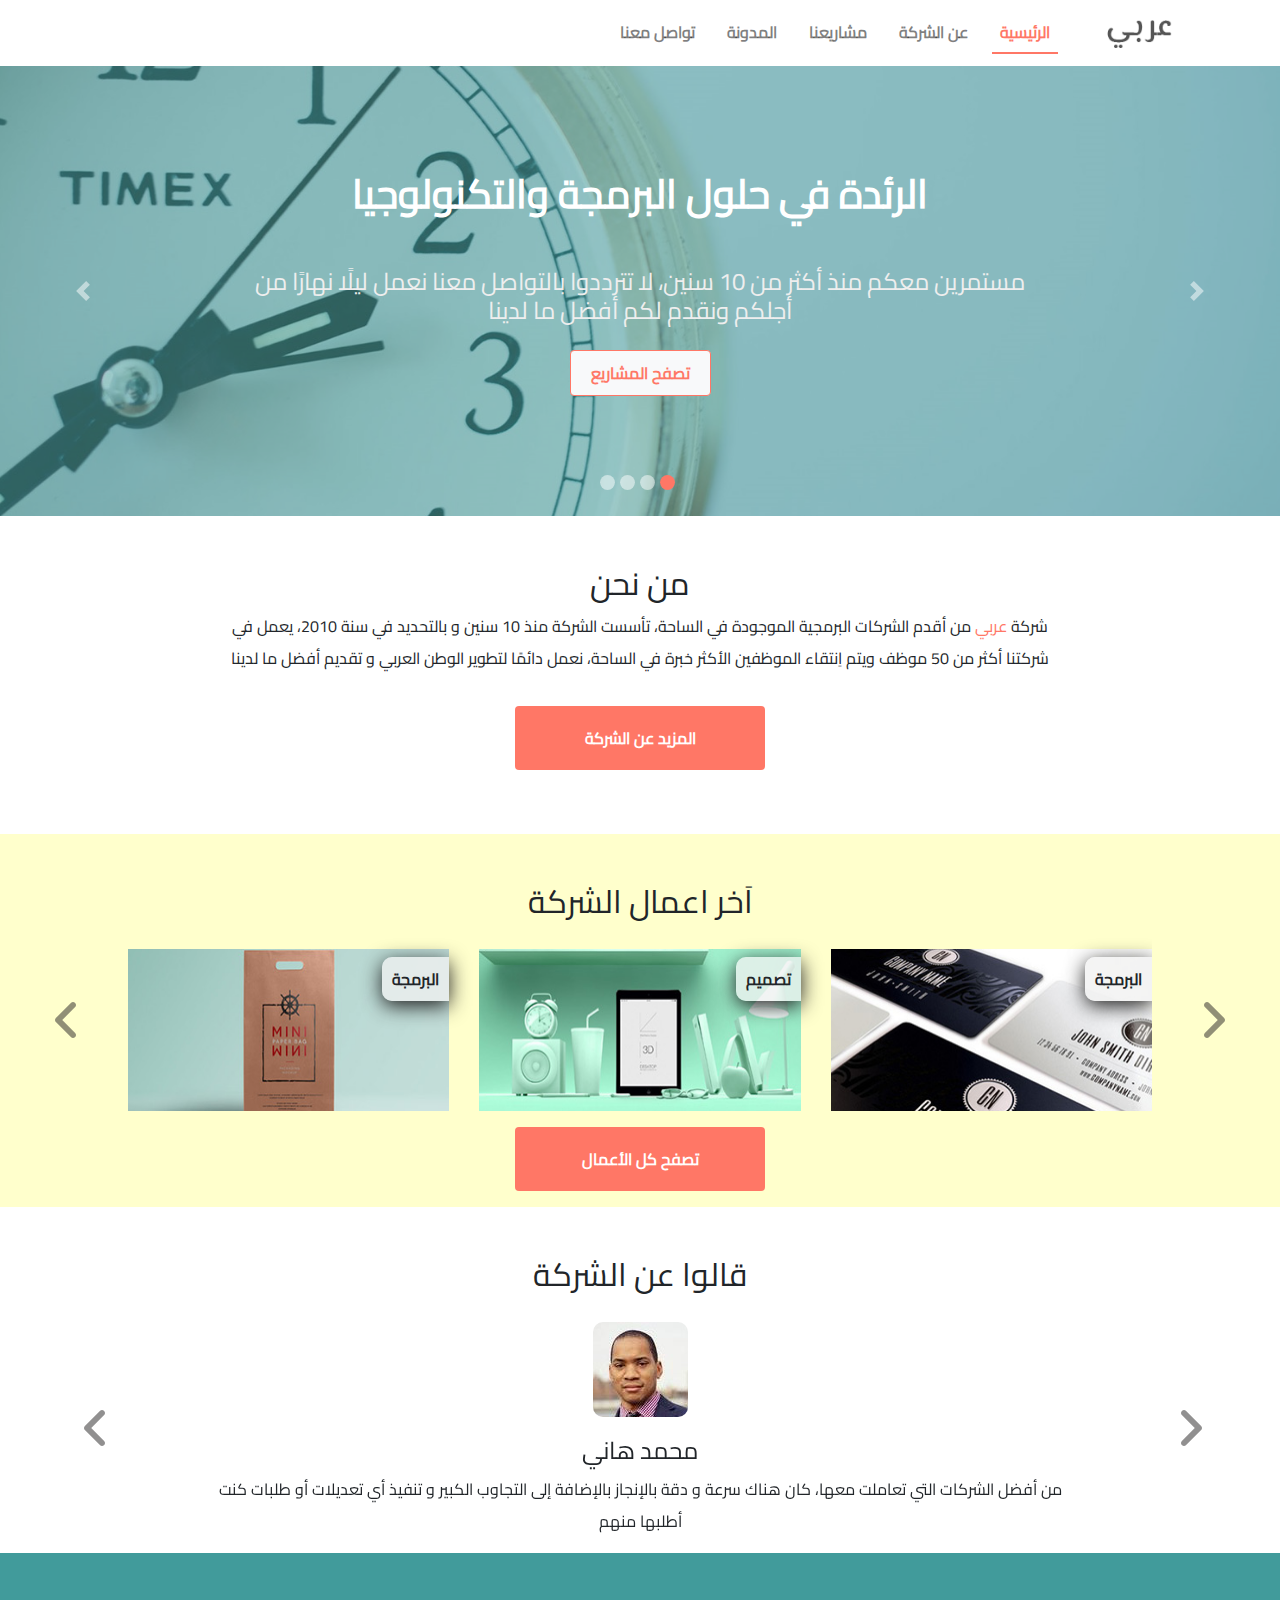
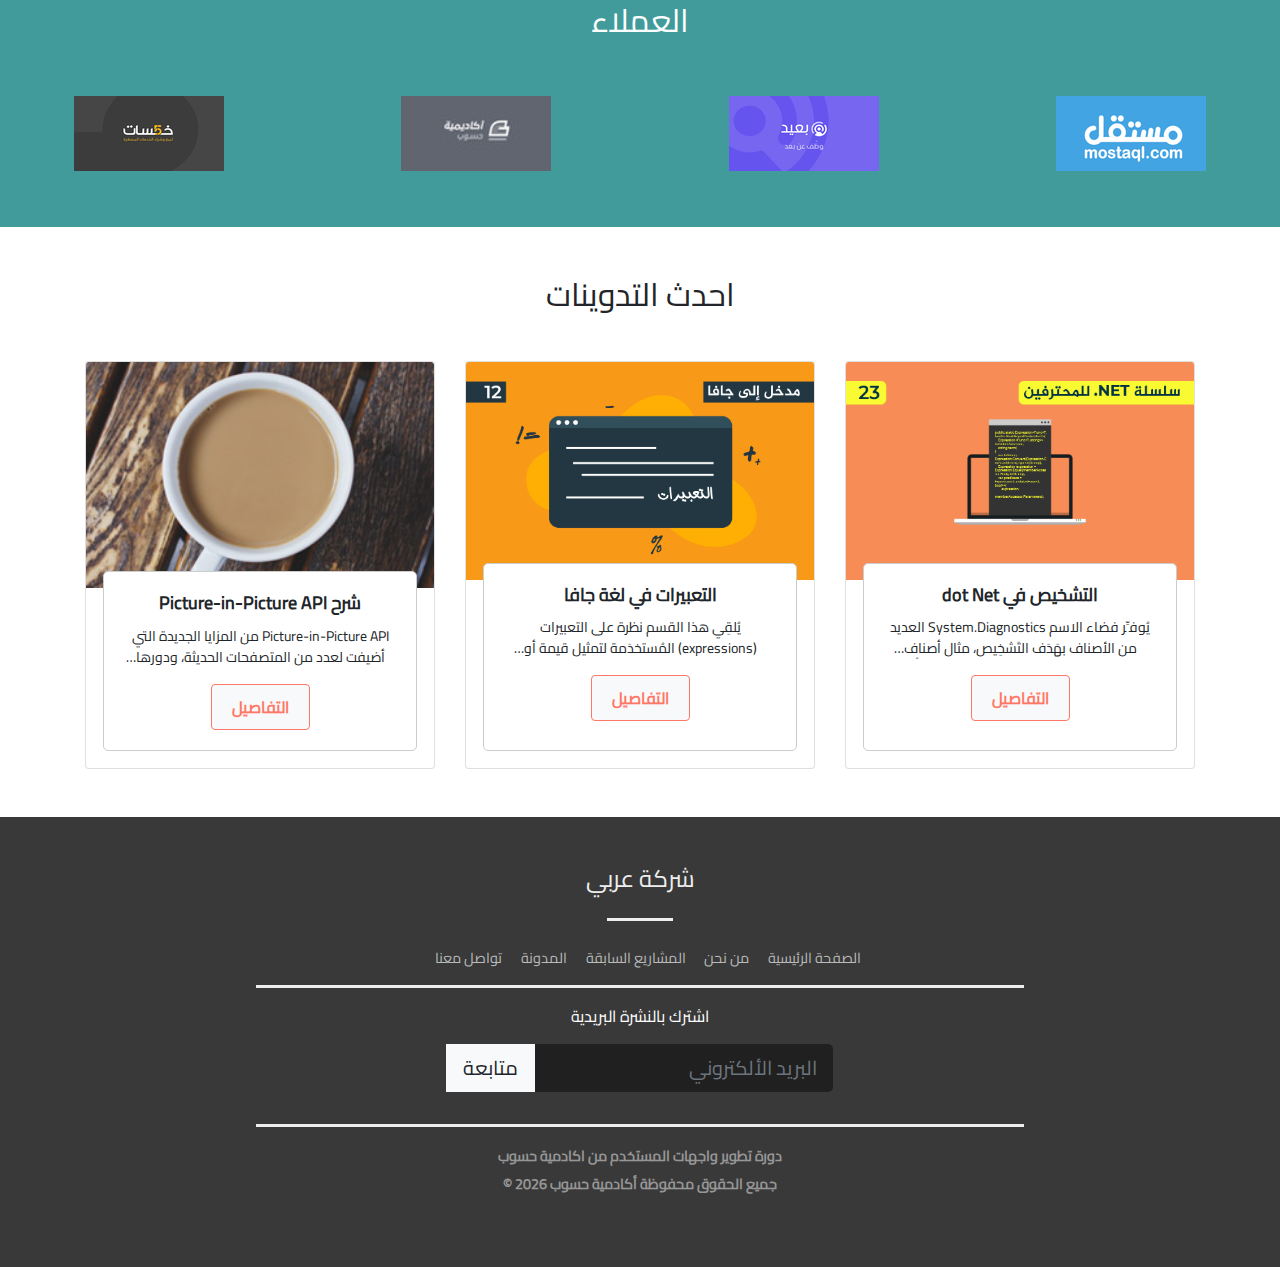
<file: index.html>
<!doctype html><html lang="en"><head><meta charset="UTF-8"/><meta http-equiv="X-UA-Compatible" content="IE=edge"/><meta name="viewport" content="width=device-width,initial-scale=1"/><title>Araby company</title><script defer="defer" src="./js/bundle.js"></script><link href="./css/style.css" rel="stylesheet"></head><body><div class="container-fluid"><section id="top-menu"><div class="row"><nav class="navbar navbar-expand-lg navbar-light bg-light w-100"><button class="navbar-toggler" type="button" data-toggle="collapse" data-target="#navbarSupportedContent" aria-controls="navbarSupportedContent" aria-expanded="false" aria-label="Toggle navigation"><span class="navbar-toggler-icon"></span></button> <a class="navbar-brand p-0" href="#"><img src="./img/logo.png" alt=""></a><div class="collapse navbar-collapse" id="navbarSupportedContent"><ul class="navbar-nav ml-auto"><li class="nav-item active p-2"><a class="nav-link" href="index.html">الرئيسية</a></li><li class="nav-item p-2"><a class="nav-link" href="about.html">عن الشركة</a></li><li class="nav-item p-2"><a class="nav-link" href="projects.html">مشاريعنا</a></li><li class="nav-item p-2"><a class="nav-link" href="blog.html">المدونة</a></li><li class="nav-item p-2"><a class="nav-link" href="contact.html">تواصل معنا</a></li></ul></div></nav></div></section><section id="carousel-top"><div class="row"><div id="carouselExampleCaptions" class="carousel slide" data-ride="carousel"><ol class="carousel-indicators"><li data-target="#carouselExampleCaptions" data-slide-to="0" class="active"></li><li data-target="#carouselExampleCaptions" data-slide-to="1"></li><li data-target="#carouselExampleCaptions" data-slide-to="2"></li><li data-target="#carouselExampleCaptions" data-slide-to="3"></li></ol><div class="carousel-inner"><div id="banner1" class="carousel-item active"><div class="carousel-caption d-none d-md-block overlay"><h1>الرئدة في حلول البرمجة والتكنولوجيا</h1><h4>مستمرين معكم منذ أكثر من 10 سنين، لا تترددوا بالتواصل معنا نعمل ليلًا نهارًا من أجلكم ونقدم لكم أفضل ما لدينا</h4><a href="projects.html" class="btn btn-light custom-btn my-3">تصفح المشاريع</a></div></div><div id="banner2" class="carousel-item"><div class="carousel-caption d-none d-md-block overlay"><h1>الرئدة في حلول البرمجة والتكنولوجيا</h1><h4>نساعدكم بتحويل أفكاركم إلى مشاريع حقيقية، سواء مواقغ ويب أو تطبيقات للهاتف الجوال.</h4><a href="projects.html" class="btn btn-light custom-btn my-3">تصفح المشاريع</a></div></div><div id="banner3" class="carousel-item"><div class="carousel-caption d-none d-md-block overlay"><h1>الرئدة في حلول البرمجة والتكنولوجيا</h1><h4>نستطيع إنجاز مشاريعكم بسرعة فائقة، ولا ننسى الدقة والإحتراف في إنجاز الأعمال</h4><a href="projects.html" class="btn btn-light custom-btn my-3">تصفح المشاريع</a></div></div><div id="banner4" class="carousel-item"><div class="carousel-caption d-none d-md-block overlay"><h1>الرئدة في حلول البرمجة والتكنولوجيا</h1><h4>شركتنا من أفضل الشركات الموجودة في الساحة، و احترافية أعمالنا تدل على احترافية الفريق الذي يُنجز.</h4><a href="projects.html" class="btn btn-light custom-btn my-3">تصفح المشاريع</a></div></div></div><button class="carousel-control-prev" type="button" data-target="#carouselExampleCaptions" data-slide="prev"><span class="carousel-control-prev-icon" aria-hidden="true"></span> <span class="sr-only">Previous</span></button> <button class="carousel-control-next" type="button" data-target="#carouselExampleCaptions" data-slide="next"><span class="carousel-control-next-icon" aria-hidden="true"></span> <span class="sr-only">Next</span></button></div></div></section><section id="who-are-we" class="my-5"><div class="row justify-content-center"><div class="col-8"><div class="text-center"><h2>من نحن</h2><p class="custom-pragraph">شركة <span class="company-name">عربي</span> من أقدم الشركات البرمجية الموجودة في الساحة، تأسست الشركة منذ 10 سنين و بالتحديد في سنة 2010، يعمل في شركتنا أكثر من 50 موظف ويتم اِنتقاء الموظفين الأكثر خبرة في الساحة، نعمل دائمًا لتطوير الوطن العربي و تقديم أفضل ما لدينا</p><a href="about.html" class="btn btn-light custom-btn-main my-3">المزيد عن الشركة</a></div></div></div></section><section id="laster-projects"><div class="row"><div class="col-12"><h2 class="text-center mt-5">اَخر اعمال الشركة</h2></div></div><div id="laster-company-projects" class="carousel slide mx-auto" data-ride="carousel"><div class="carousel-inner"><div class="carousel-item active"><div class="row"><div class="col-12 col-lg-4 d-flex justify-content-center"><div class="thumbnail2"><div class="project-category">البرمجة</div><div class="caption2"><h5>برمجة التطبيقات</h5><p class="project-details">برمجة تطبيق Native للتنبيهات الضرورية، التطبيق يعمل على نظام الأندرويد و ios</p><a href="project-details.html" class="btn btn-light custom-btn">تصفح المشروع</a></div><img src="./img/our-works-1.jpg" class="img-fluid h-100" alt=""></div></div><div class="col-12 col-lg-4 d-flex justify-content-center"><div class="thumbnail2"><div class="project-category">تصميم</div><div class="caption2"><h5>تصميم الصور</h5><p class="project-details">تصميم صور احترافية لعدة مقالات، تم انتقاء الألوان بعناية والإعتماد على التصاميم الحديثة</p><a href="project-details.html" class="btn btn-light custom-btn">تصفح المشروع</a></div><img src="./img/our-works-2.jpg" class="img-fluid h-100" alt=""></div></div><div class="col-12 col-lg-4 d-flex justify-content-center"><div class="thumbnail2"><div class="project-category">البرمجة</div><div class="caption2"><h5>برمجة المواقع</h5><p class="project-details">برمجة موقع لرفع مقاطع الفيديو يشبه موقع يوتيوب</p><a href="project-details.html" class="btn btn-light custom-btn">تصفح المشروع</a></div><img src="./img/our-works-3.jpg" class="img-fluid h-100" alt=""></div></div></div></div><div class="carousel-item"><div class="row"><div class="col-12 col-lg-4 d-flex justify-content-center"><div class="thumbnail2"><div class="project-category">تصميم</div><div class="caption2"><h5>تصميم الصور</h5><p class="project-details">تصميم صور احترافية لعدة مقالات، تم انتقاء الألوان بعناية والإعتماد على التصاميم الحديثة</p><a href="project-details.html" class="btn btn-light custom-btn">تصفح المشروع</a></div><img src="./img/our-works-2.jpg" class="img-fluid h-100" alt=""></div></div><div class="col-12 col-lg-4 d-flex justify-content-center"><div class="thumbnail2"><div class="project-category">البرمجة</div><div class="caption2"><h5>برمجة التطبيقات</h5><p class="project-details">برمجة تطبيق Native للتنبيهات الضرورية، التطبيق يعمل على نظام الأندرويد و ios</p><a href="project-details.html" class="btn btn-light custom-btn">تصفح المشروع</a></div><img src="./img/our-works-1.jpg" class="img-fluid h-100" alt=""></div></div><div class="col-12 col-lg-4 d-flex justify-content-center"><div class="thumbnail2"><div class="project-category">البرمجة</div><div class="caption2"><h5>برمجة المواقع</h5><p class="project-details">برمجة موقع لرفع مقاطع الفيديو يشبه موقع يوتيوب</p><a href="project-details.html" class="btn btn-light custom-btn">تصفح المشروع</a></div><img src="./img/our-works-3.jpg" class="img-fluid h-100" alt=""></div></div></div></div><div class="carousel-item"><div class="row"><div class="col-12 col-lg-4 d-flex justify-content-center"><div class="thumbnail2"><div class="project-category">البرمجة</div><div class="caption2"><h5>برمجة التطبيقات</h5><p class="project-details">برمجة تطبيق Native للتنبيهات الضرورية، التطبيق يعمل على نظام الأندرويد و ios</p><a href="project-details.html" class="btn btn-light custom-btn">تصفح المشروع</a></div><img src="./img/our-works-1.jpg" class="img-fluid h-100" alt=""></div></div><div class="col-12 col-lg-4 d-flex justify-content-center"><div class="thumbnail2"><div class="project-category">تصميم</div><div class="caption2"><h5>تصميم الصور</h5><p class="project-details">تصميم صور احترافية لعدة مقالات، تم انتقاء الألوان بعناية والإعتماد على التصاميم الحديثة</p><a href="project-details.html" class="btn btn-light custom-btn">تصفح المشروع</a></div><img src="./img/our-works-2.jpg" class="img-fluid h-100" alt=""></div></div><div class="col-12 col-lg-4 d-flex justify-content-center"><div class="thumbnail2"><div class="project-category">البرمجة</div><div class="caption2"><h5>برمجة المواقع</h5><p class="project-details">برمجة موقع لرفع مقاطع الفيديو يشبه موقع يوتيوب</p><a href="project-details.html" class="btn btn-light custom-btn">تصفح المشروع</a></div><img src="./img/our-works-3.jpg" class="img-fluid h-100" alt=""></div></div></div></div></div><button class="carousel-control-prev" type="button" data-target="#laster-company-projects" data-slide="prev"><i class="fa-solid fa-angle-right fa-3x"></i></button> <button class="carousel-control-next" type="button" data-target="#laster-company-projects" data-slide="next"><i class="fa-solid fa-angle-left fa-3x"></i></button></div><div class="text-center"><a href="projects.html" class="btn btn-light custom-btn-main my-3">تصفح كل الأعمال</a></div></section><section id="said-about-company"><h2 class="text-center mt-5">قالوا عن الشركة</h2><div id="said-about-company-carousel" class="carousel slide" data-ride="carousel"><div class="carousel-inner"><div class="carousel-item active"><div class="row justify-content-center"><div class="col-8"><div class="text-center"><img class="custom-img" src="./img/team1.jpg"><h4>محمد هاني</h4><p class="custom-paragraph">من أفضل الشركات التي تعاملت معها، كان هناك سرعة و دقة بالإنجاز بالإضافة إلى التجاوب الكبير و تنفيذ أي تعديلات أو طلبات كنت أطلبها منهم</p></div></div></div></div><div class="carousel-item"><div class="row justify-content-center"><div class="col-8"><div class="text-center"><img class="custom-img" src="./img/team2.jpg"><h4>احمد محمد</h4><p class="custom-paragraph">ما لفت انتباهي في هذه الشركة و أحببته كثيرًا هو الرقي في التعامل و احتراف العمل حيث أنّ جميع العاملين في هذه الشركة يتقنون أعمالهم بشكلٍ كبير</p></div></div></div></div><div class="carousel-item"><div class="row justify-content-center"><div class="col-8"><div class="text-center"><img class="custom-img" src="./img/team3.jpg"><h4>هادي</h4><p class="custom-paragraph">سعيد جدًا من الخدمات التي تقدموها، من أفضل الشركات التي تعاملت معها سيكون لنا أعمال أخرى معًا في المستقبل إن شاء الله</p></div></div></div></div></div><button class="carousel-control-prev" type="button" data-target="#said-about-company-carousel" data-slide="prev"><i class="fa-solid fa-angle-right fa-3x"></i></button> <button class="carousel-control-next" type="button" data-target="#said-about-company-carousel" data-slide="next"><i class="fa-solid fa-angle-left fa-3x"></i></button></div></section><section id="clints" class="py-5"><h2 class="pb-5 text-center text-white">العملاء</h2><div class="clint-logos"><div class="row"><div class="col-12 col-sm-6 col-lg-3 d-flex justify-content-center"><a href="https://mostaql.com/" class="mb-2"><img src="./img/mostaql.png" alt="mostaql"></a></div><div class="col-12 col-sm-6 col-lg-3 d-flex justify-content-center"><a href="http://baaeed.com/" class="mb-2"><img src="./img/baaeed.png" alt="baaeed"></a></div><div class="col-12 col-sm-6 col-lg-3 d-flex justify-content-center"><a href="https://academy.hsoub.com/" class="mb-2"><img src="./img/academy-hsoub.jpg" alt="academy-hsoub"></a></div><div class="col-12 col-sm-6 col-lg-3 d-flex justify-content-center"><a href="https://khamsat.com/" class="mb-2"><img src="./img/khamsat.png" alt="khamsat"></a></div></div></div></section><section id="latest-posts"><div class="container"><div class="text-center my-5"><h2>احدث التدوينات</h2></div><div class="row"><div class="col-md-4 d-flex justify-content-center"><div class="card mb-5" style="width:23rem"><img src="./img/blog1.png" class="card-img-top" alt="..."><div class="card-body text-center"><h5 class="card-title">التشخيص في dot Net</h5><p class="card-text project-details">يُوفِّر فضاء الاسم System.Diagnostics العديد من الأصناف بهَدَف التَشخِيص، مثال أصناف للتَعامُل مع عمليات النظام (processes)، وأُخرى تَعمَل كعَدادات لقياس الأداء. أوامر الصدفة</p><a href="blog-details.html" class="btn btn-light custom-btn">التفاصيل</a></div></div></div><div class="col-md-4 d-flex justify-content-center"><div class="card mb-5" style="width:23rem"><img src="./img/blog2.png" class="card-img-top" alt="..."><div class="card-body text-center"><h5 class="card-title">التعبيرات في لغة جافا</h5><p class="card-text project-details">يُلقِي هذا القسم نظرة على التعبيرات (expressions) المُستخدَمة لتمثيل قيمة أو حسابها. قد يكون التعبير (expression) بهيئة قيمة مُصنَّفة النوع (literal) أو مُتْغيِّر (variable) أو استدعاء دالة (function</p><a href="blog-details.html" class="btn btn-light custom-btn">التفاصيل</a></div></div></div><div class="col-md-4 d-flex justify-content-center"><div class="card mb-5" style="width:23rem"><img src="./img/blog3.jpg" class="card-img-top" alt="..."><div class="card-body text-center"><h5 class="card-title">شرح Picture-in-Picture API</h5><p class="card-text project-details">Picture-in-Picture API من المزايا الجديدة التي أضيفت لعدد من المتصفحات الحديثة، ودورها تمكين المستخدم من تعويم فيديوهات HTML5 في نافذة خاصة أسفل الشاشة مع القدرة على التنقل بين مختلف نوافذ المتـصفح (بل وجميع التطبيقات في الجهاز) والفيديو مشغل</p><a href="blog-details.html" class="btn btn-light custom-btn">التفاصيل</a></div></div></div></div></div></section><footer><div class="row"><div class="col-12 text-center"><h2 class="mt-5">شركة عربي</h2></div><hr class="line1"></div><div id="footer-nav-links" class="col-12 text-center mt-2"><a href=".">الصفحة الرئيسية</a> <a href="about.html">من نحن </a><a href="projects.html">المشاريع السابقة</a> <a href="blog.html">المدونة</a> <a href="contact.html">تواصل معنا</a></div><hr class="line2"><div class="col-12 text-center"><label for="" class="custom-heading text-white mb-3">اشترك بالنشرة البريدية</label><form action="" class="form form-inline justify-content-center"><div class="input-group input-group-lg mb-3"><input class="form-control" placeholder="البريد الألكتروني"><div class="input-group-prepend"><button class="btn btn-light" type="button" id="btn-addon1">متابعة</button></div></div></form></div><hr class="line2"><div class="col-12 text-center"><a href="" class="copyright-link copyright">دورة تطوير واجهات المستخدم من اكادمية حسوب</a><h5 class="copyright mt-2">جميع الحقوق محفوظة أكادمية حسوب <span id="date"></span> &copy;</h5></div></footer></div></body></html>
</file>
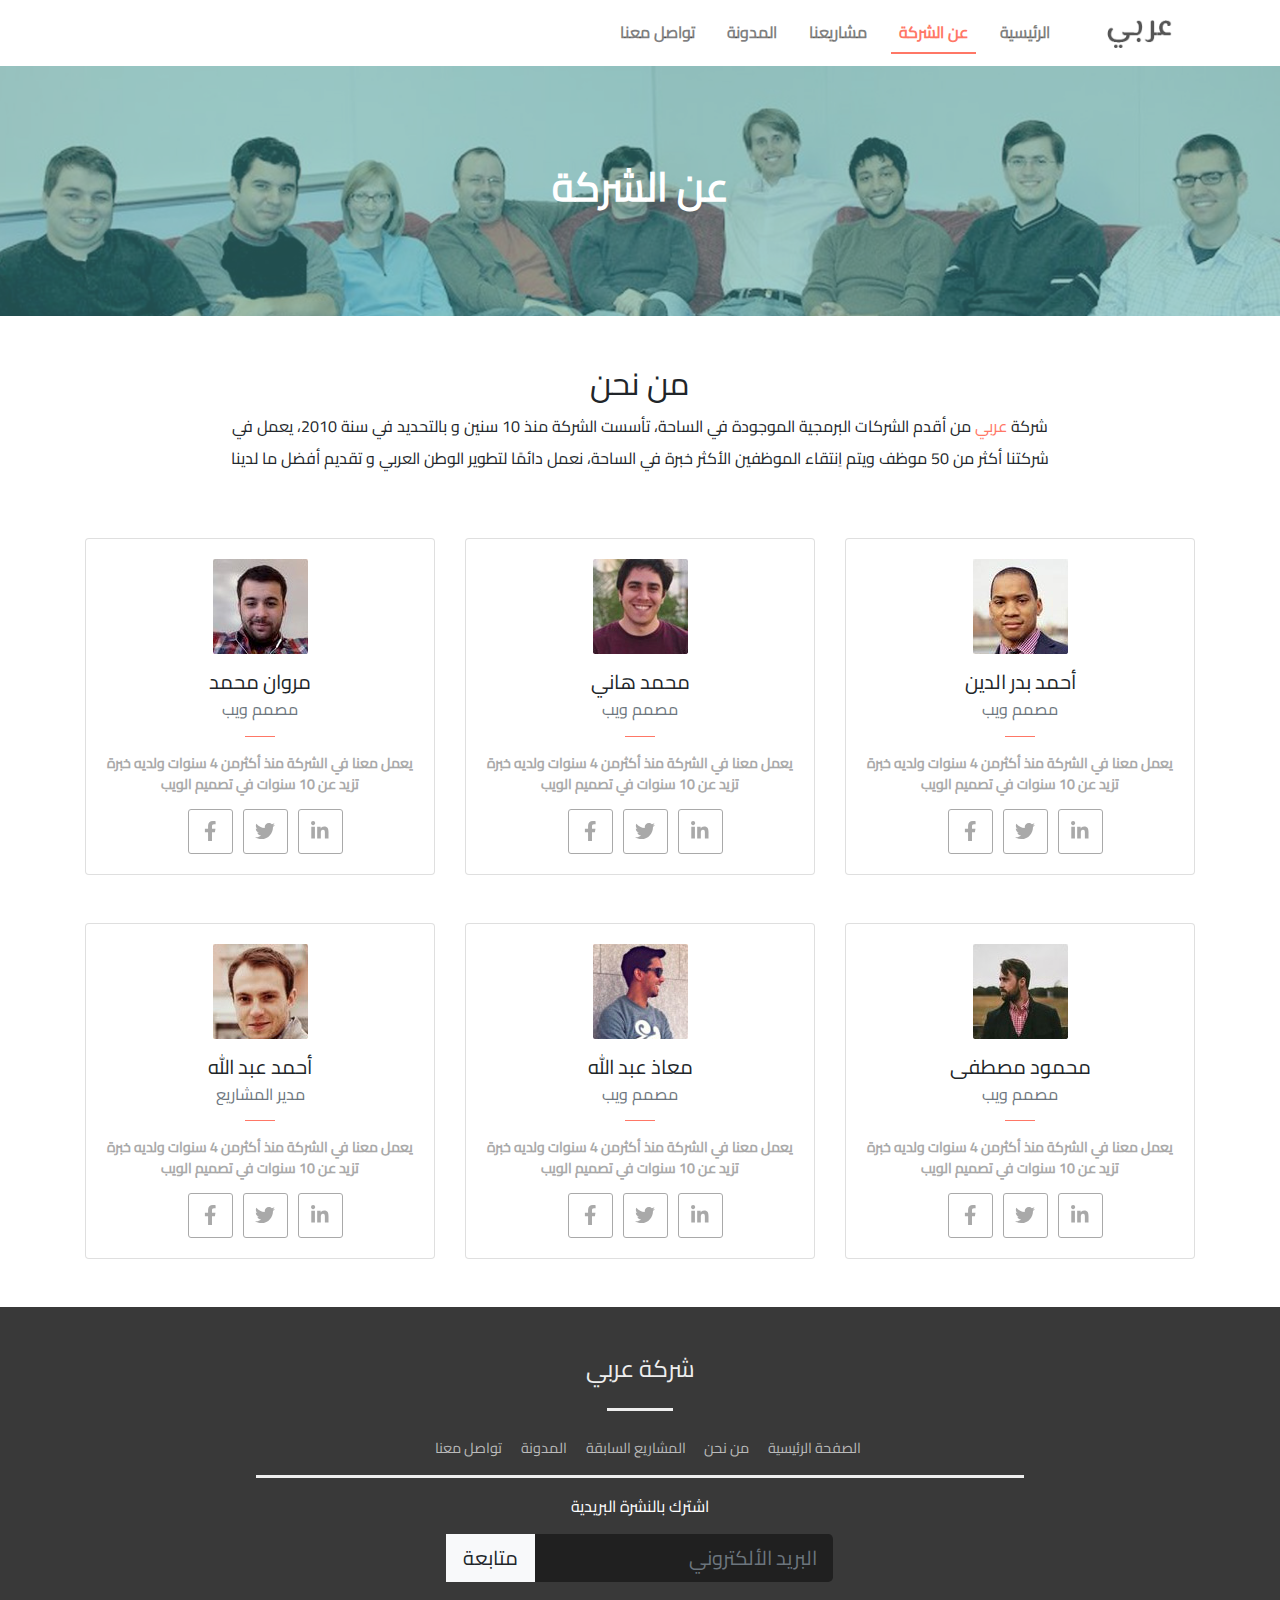
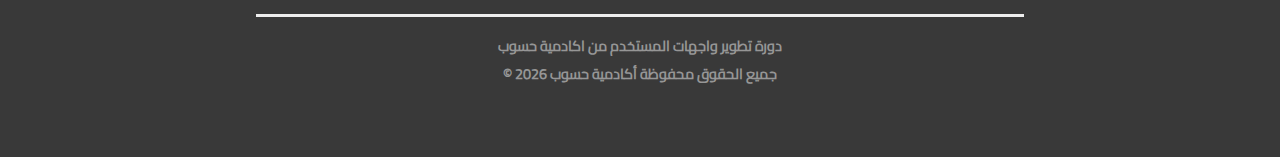
<file: about.html>
<!doctype html><html lang="en"><head><meta charset="UTF-8"/><meta http-equiv="X-UA-Compatible" content="IE=edge"/><meta name="viewport" content="width=device-width,initial-scale=1"/><title>Araby company || Abour</title><script defer="defer" src="./js/bundle.js"></script><link href="./css/style.css" rel="stylesheet"></head><body><div class="container-fluid"><section id="top-menu"><div class="row"><nav class="navbar navbar-expand-lg navbar-light bg-light w-100"><button class="navbar-toggler" type="button" data-toggle="collapse" data-target="#navbarSupportedContent" aria-controls="navbarSupportedContent" aria-expanded="false" aria-label="Toggle navigation"><span class="navbar-toggler-icon"></span></button> <a class="navbar-brand p-0" href="#"><img src="./img/logo.png" alt=""></a><div class="collapse navbar-collapse" id="navbarSupportedContent"><ul class="navbar-nav ml-auto"><li class="nav-item active p-2"><a class="nav-link" href="index.html">الرئيسية</a></li><li class="nav-item p-2"><a class="nav-link" href="about.html">عن الشركة</a></li><li class="nav-item p-2"><a class="nav-link" href="projects.html">مشاريعنا</a></li><li class="nav-item p-2"><a class="nav-link" href="blog.html">المدونة</a></li><li class="nav-item p-2"><a class="nav-link" href="contact.html">تواصل معنا</a></li></ul></div></nav></div></section><section id="banner" class="banner-about"><div class="row"><div class="col-12"><div id="banner-img"><div class="overlay"><h1 class="title1">عن الشركة</h1></div></div></div></div></section><section id="who-are-we" class="my-5"><div class="row justify-content-center"><div class="col-8"><div class="text-center"><h2>من نحن</h2><p class="custom-pragraph">شركة <span class="company-name">عربي</span> من أقدم الشركات البرمجية الموجودة في الساحة، تأسست الشركة منذ 10 سنين و بالتحديد في سنة 2010، يعمل في شركتنا أكثر من 50 موظف ويتم اِنتقاء الموظفين الأكثر خبرة في الساحة، نعمل دائمًا لتطوير الوطن العربي و تقديم أفضل ما لدينا</p></div></div></div></section><section id="our-team"><div class="container"><div class="row mt-5"><div class="col-md-6 col-lg-4 d-flex justify-content-center"><div class="card text-center mb-5"><div class="card-body"><img src="./img/team1.jpg" alt="personal-img"><h5 class="card-title mt-3">أحمد بدر الدين</h5><h6 class="card-subtitle mb-2 text-muted">مصمم ويب</h6><hr class="our-team-line"><p class="card-text">يعمل معنا في الشركة منذ أكثرمن 4 سنوات ولديه خبرة تزيد عن 10 سنوات في تصميم الويب</p><div class="social-about"><a href="#" class="linkin-social one-social"><i class="fab fa-linkedin-in fa-lg"></i> </a><a href="#" class="twitter-social one-social"><i class="fab fa-twitter fa-lg"></i> </a><a href="#" class="facebook-social one-social"><i class="fab fa-facebook-f fa-lg"></i></a></div></div></div></div><div class="col-md-6 col-lg-4 d-flex justify-content-center"><div class="card text-center mb-5"><div class="card-body"><img src="./img/team2.jpg" alt="personal-img"><h5 class="card-title mt-3">محمد هاني</h5><h6 class="card-subtitle mb-2 text-muted">مصمم ويب</h6><hr class="our-team-line"><p class="card-text">يعمل معنا في الشركة منذ أكثرمن 4 سنوات ولديه خبرة تزيد عن 10 سنوات في تصميم الويب</p><div class="social-about"><a href="#" class="linkin-social one-social"><i class="fab fa-linkedin-in fa-lg"></i> </a><a href="#" class="twitter-social one-social"><i class="fab fa-twitter fa-lg"></i> </a><a href="#" class="facebook-social one-social"><i class="fab fa-facebook-f fa-lg"></i></a></div></div></div></div><div class="col-md-6 col-lg-4 d-flex justify-content-center"><div class="card text-center mb-5"><div class="card-body"><img src="./img/team3.jpg" alt="personal-img"><h5 class="card-title mt-3">مروان محمد</h5><h6 class="card-subtitle mb-2 text-muted">مصمم ويب</h6><hr class="our-team-line"><p class="card-text">يعمل معنا في الشركة منذ أكثرمن 4 سنوات ولديه خبرة تزيد عن 10 سنوات في تصميم الويب</p><div class="social-about"><a href="#" class="linkin-social one-social"><i class="fab fa-linkedin-in fa-lg"></i> </a><a href="#" class="twitter-social one-social"><i class="fab fa-twitter fa-lg"></i> </a><a href="#" class="facebook-social one-social"><i class="fab fa-facebook-f fa-lg"></i></a></div></div></div></div><div class="col-md-6 col-lg-4 d-flex justify-content-center"><div class="card text-center mb-5"><div class="card-body"><img src="./img/team4.jpg" alt="personal-img"><h5 class="card-title mt-3">محمود مصطفى</h5><h6 class="card-subtitle mb-2 text-muted">مصمم ويب</h6><hr class="our-team-line"><p class="card-text">يعمل معنا في الشركة منذ أكثرمن 4 سنوات ولديه خبرة تزيد عن 10 سنوات في تصميم الويب</p><div class="social-about"><a href="#" class="linkin-social one-social"><i class="fab fa-linkedin-in fa-lg"></i> </a><a href="#" class="twitter-social one-social"><i class="fab fa-twitter fa-lg"></i> </a><a href="#" class="facebook-social one-social"><i class="fab fa-facebook-f fa-lg"></i></a></div></div></div></div><div class="col-md-6 col-lg-4 d-flex justify-content-center"><div class="card text-center mb-5"><div class="card-body"><img src="./img/team5.jpg" alt="personal-img"><h5 class="card-title mt-3">معاذ عبد الله</h5><h6 class="card-subtitle mb-2 text-muted">مصمم ويب</h6><hr class="our-team-line"><p class="card-text">يعمل معنا في الشركة منذ أكثرمن 4 سنوات ولديه خبرة تزيد عن 10 سنوات في تصميم الويب</p><div class="social-about"><a href="#" class="linkin-social one-social"><i class="fab fa-linkedin-in fa-lg"></i> </a><a href="#" class="twitter-social one-social"><i class="fab fa-twitter fa-lg"></i> </a><a href="#" class="facebook-social one-social"><i class="fab fa-facebook-f fa-lg"></i></a></div></div></div></div><div class="col-md-6 col-lg-4 d-flex justify-content-center"><div class="card text-center mb-5"><div class="card-body"><img src="./img/team6.jpg" alt="personal-img"><h5 class="card-title mt-3">أحمد عبد الله</h5><h6 class="card-subtitle mb-2 text-muted">مدير المشاريع</h6><hr class="our-team-line"><p class="card-text">يعمل معنا في الشركة منذ أكثرمن 4 سنوات ولديه خبرة تزيد عن 10 سنوات في تصميم الويب</p><div class="social-about"><a href="#" class="linkin-social one-social"><i class="fab fa-linkedin-in fa-lg"></i> </a><a href="#" class="twitter-social one-social"><i class="fab fa-twitter fa-lg"></i> </a><a href="#" class="facebook-social one-social"><i class="fab fa-facebook-f fa-lg"></i></a></div></div></div></div></div></div></section><footer><div class="row"><div class="col-12 text-center"><h2 class="mt-5">شركة عربي</h2></div><hr class="line1"></div><div id="footer-nav-links" class="col-12 text-center mt-2"><a href=".">الصفحة الرئيسية</a> <a href="about.html">من نحن </a><a href="projects.html">المشاريع السابقة</a> <a href="blog.html">المدونة</a> <a href="contact.html">تواصل معنا</a></div><hr class="line2"><div class="col-12 text-center"><label for="" class="custom-heading text-white mb-3">اشترك بالنشرة البريدية</label><form action="" class="form form-inline justify-content-center"><div class="input-group input-group-lg mb-3"><input class="form-control" placeholder="البريد الألكتروني"><div class="input-group-prepend"><button class="btn btn-light" type="button" id="btn-addon1">متابعة</button></div></div></form></div><hr class="line2"><div class="col-12 text-center"><a href="" class="copyright-link copyright">دورة تطوير واجهات المستخدم من اكادمية حسوب</a><h5 class="copyright mt-2">جميع الحقوق محفوظة أكادمية حسوب <span id="date"></span> &copy;</h5></div></footer></div></body></html>
</file>
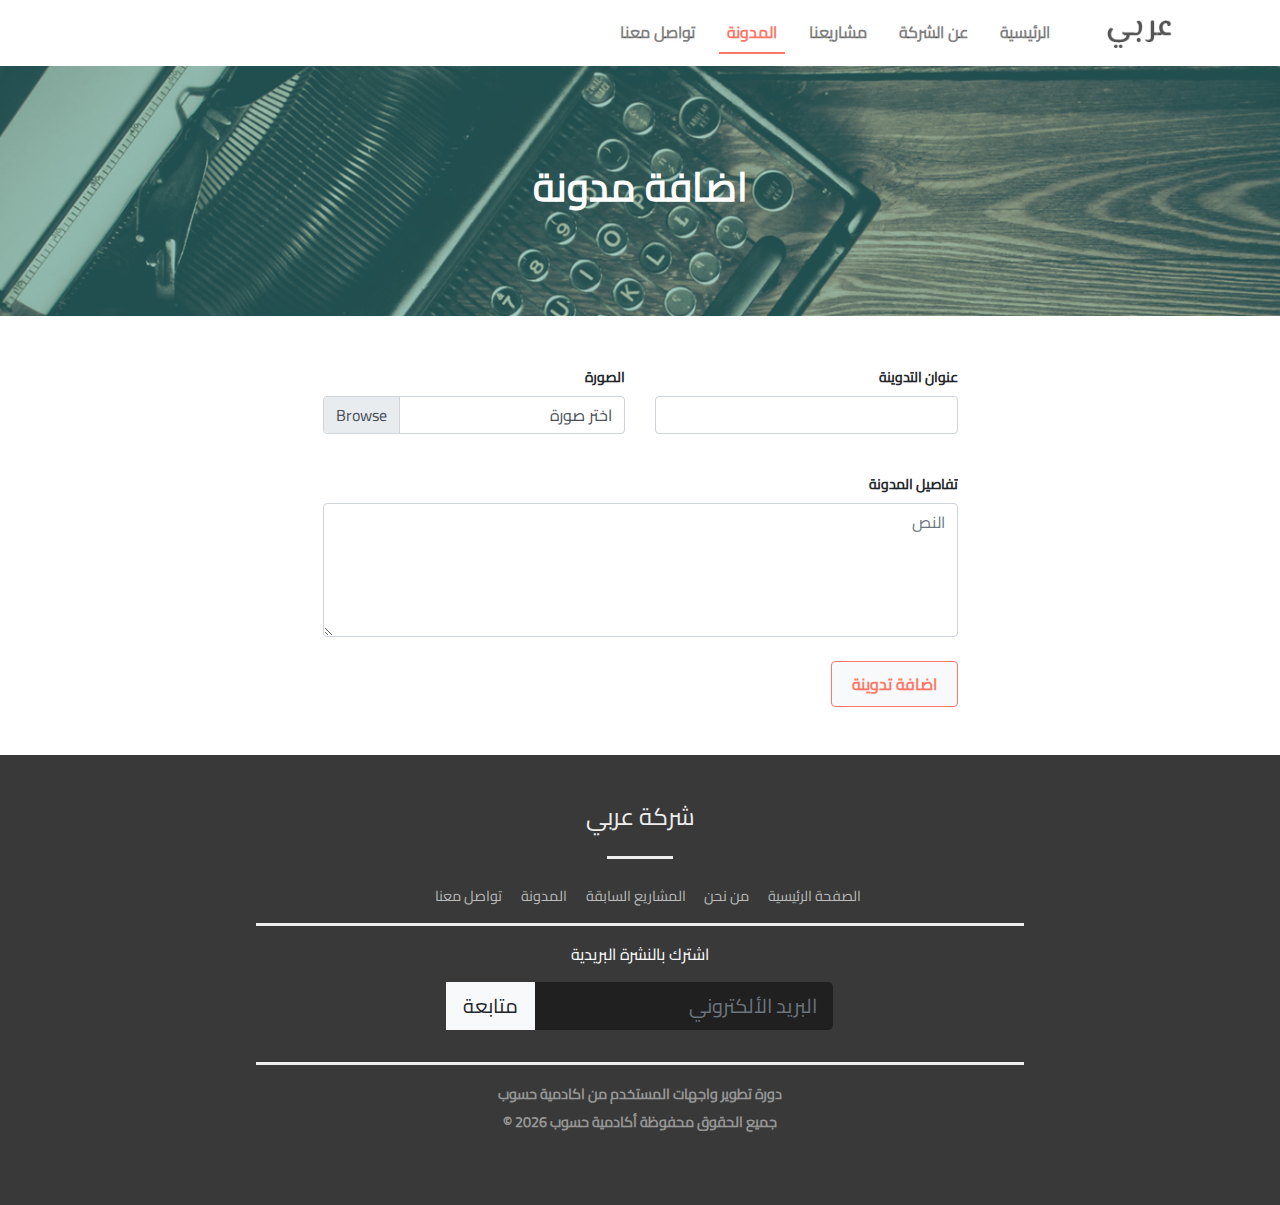
<file: add-blog.html>
<!doctype html><html lang="en"><head><meta charset="UTF-8"/><meta http-equiv="X-UA-Compatible" content="IE=edge"/><meta name="viewport" content="width=device-width,initial-scale=1"/><title>Araby company || Blog</title><script defer="defer" src="./js/bundle.js"></script><link href="./css/style.css" rel="stylesheet"></head><body><div class="container-fluid"><section id="top-menu"><div class="row"><nav class="navbar navbar-expand-lg navbar-light bg-light w-100"><button class="navbar-toggler" type="button" data-toggle="collapse" data-target="#navbarSupportedContent" aria-controls="navbarSupportedContent" aria-expanded="false" aria-label="Toggle navigation"><span class="navbar-toggler-icon"></span></button> <a class="navbar-brand p-0" href="#"><img src="./img/logo.png" alt=""></a><div class="collapse navbar-collapse" id="navbarSupportedContent"><ul class="navbar-nav ml-auto"><li class="nav-item active p-2"><a class="nav-link" href="index.html">الرئيسية</a></li><li class="nav-item p-2"><a class="nav-link" href="about.html">عن الشركة</a></li><li class="nav-item p-2"><a class="nav-link" href="projects.html">مشاريعنا</a></li><li class="nav-item p-2"><a class="nav-link" href="blog.html">المدونة</a></li><li class="nav-item p-2"><a class="nav-link" href="contact.html">تواصل معنا</a></li></ul></div></nav></div></section><section id="banner" class="banner-blog"><div class="row"><div class="col-12"><div id="banner-img"><div class="overlay"><h1 class="title1">اضافة مدونة</h1></div></div></div></div></section><section id="add-blog" class="mt-4 mb-5"><div class="container"><div class="row justify-content-center"><div class="col-12 col-lg-7"><form><div class="row mt-4"><div class="col-md-6"><label>عنوان التدوينة</label> <input class="form-control mb-3"></div><div class="col-md-6"><label>الصورة</label><div class="custom-file"><input type="file" class="custom-file-input" id="customFile"> <label for="customFile" class="custom-file-label">اختر صورة</label></div></div></div><div class="row"><div class="col"><label class="mt-4">تفاصيل المدونة</label> <textarea name="message" class="form-control" cols="30" rows="5" required placeholder="النص"></textarea></div></div><button type="submit" class="btn btn-light custom-btn mt-4">اضافة تدوينة</button></form></div></div></div></section><footer><div class="row"><div class="col-12 text-center"><h2 class="mt-5">شركة عربي</h2></div><hr class="line1"></div><div id="footer-nav-links" class="col-12 text-center mt-2"><a href=".">الصفحة الرئيسية</a> <a href="about.html">من نحن </a><a href="projects.html">المشاريع السابقة</a> <a href="blog.html">المدونة</a> <a href="contact.html">تواصل معنا</a></div><hr class="line2"><div class="col-12 text-center"><label for="" class="custom-heading text-white mb-3">اشترك بالنشرة البريدية</label><form action="" class="form form-inline justify-content-center"><div class="input-group input-group-lg mb-3"><input class="form-control" placeholder="البريد الألكتروني"><div class="input-group-prepend"><button class="btn btn-light" type="button" id="btn-addon1">متابعة</button></div></div></form></div><hr class="line2"><div class="col-12 text-center"><a href="" class="copyright-link copyright">دورة تطوير واجهات المستخدم من اكادمية حسوب</a><h5 class="copyright mt-2">جميع الحقوق محفوظة أكادمية حسوب <span id="date"></span> &copy;</h5></div></footer></div></body></html>
</file>
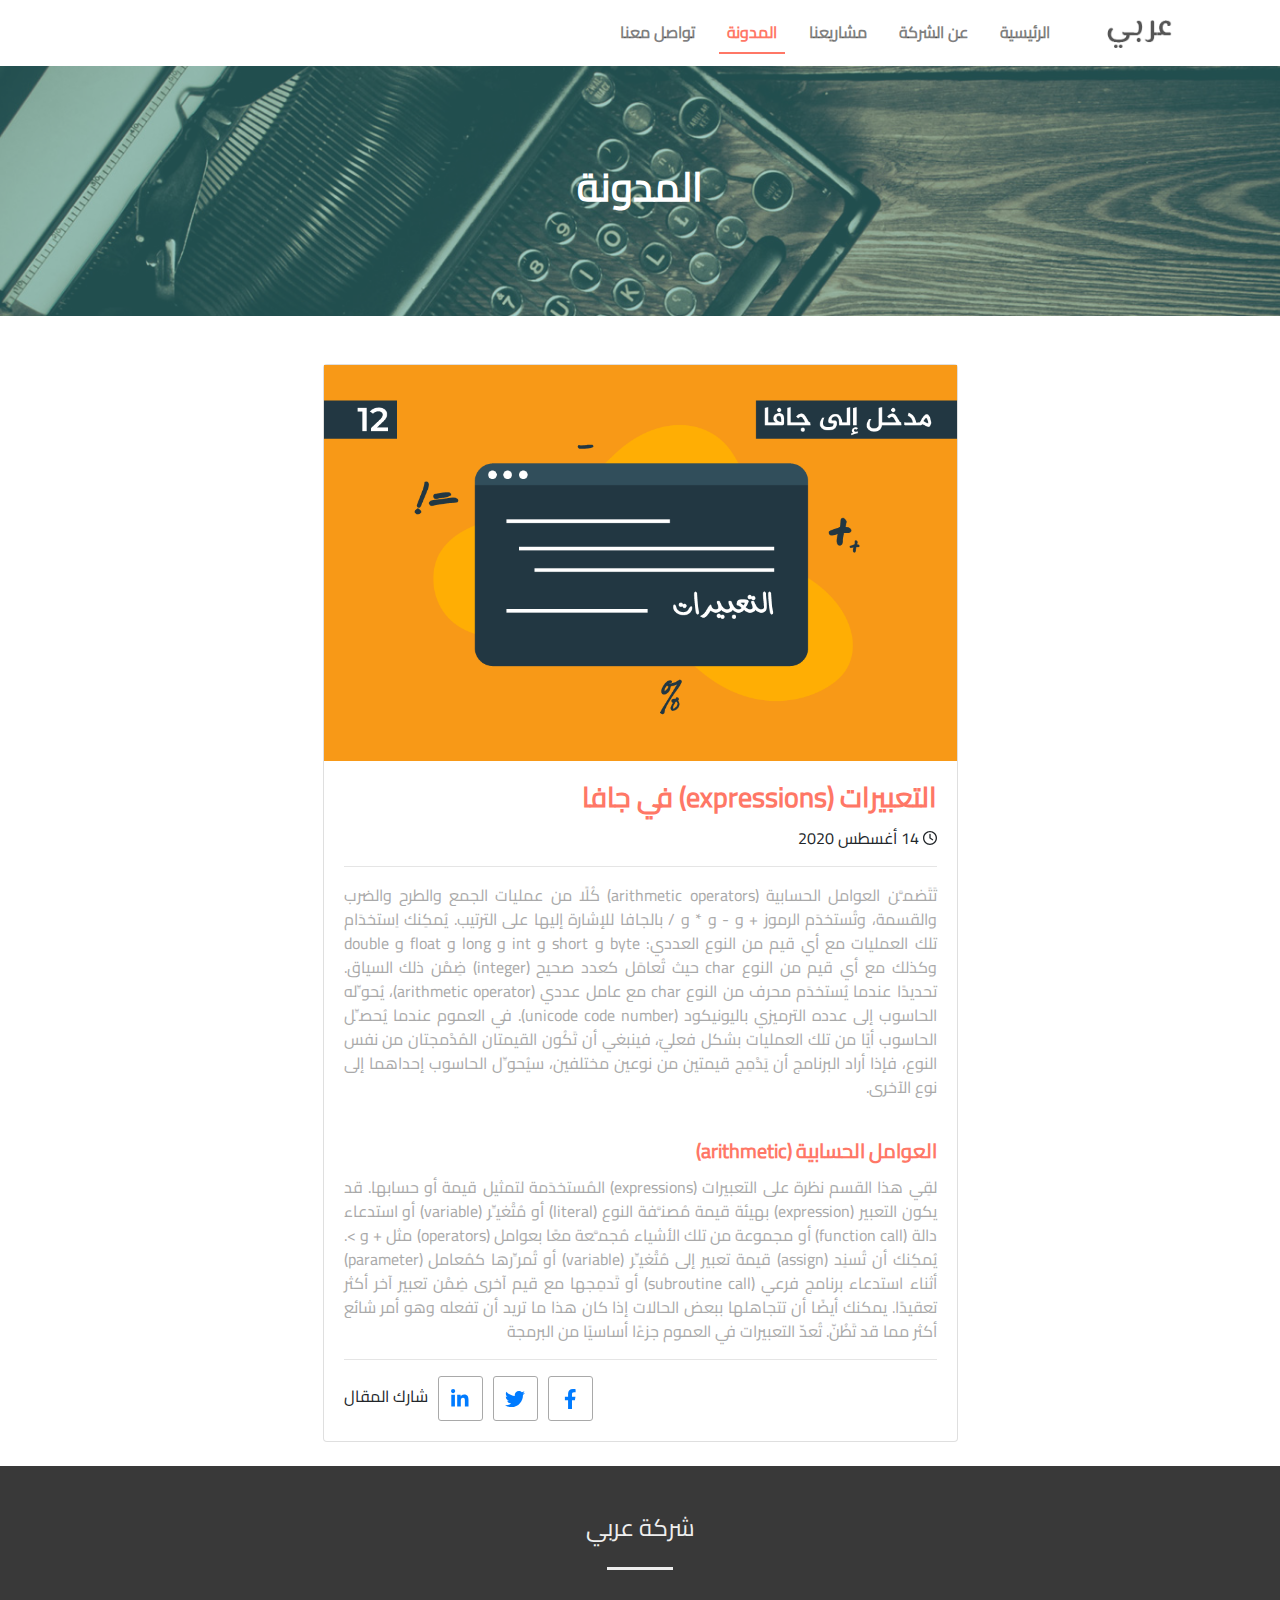
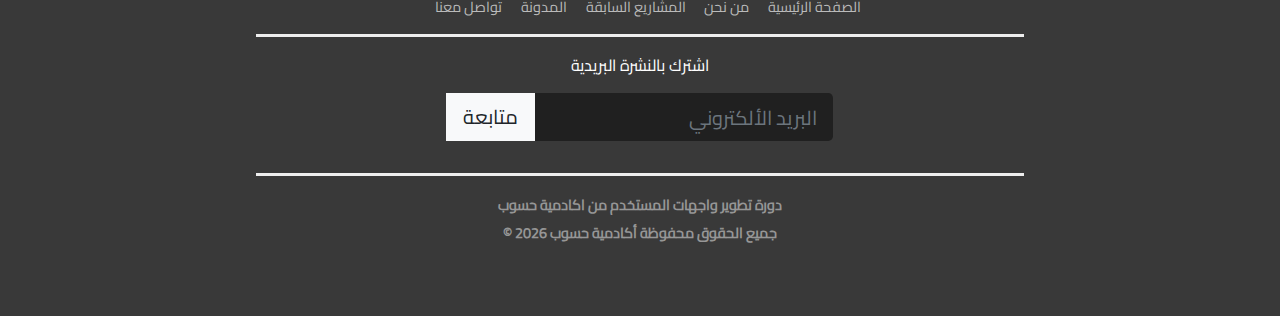
<file: blog-details.html>
<!doctype html><html lang="en"><head><meta charset="UTF-8"/><meta http-equiv="X-UA-Compatible" content="IE=edge"/><meta name="viewport" content="width=device-width,initial-scale=1"/><title>Araby company || Blog</title><script defer="defer" src="./js/bundle.js"></script><link href="./css/style.css" rel="stylesheet"></head><body><div class="container-fluid"><section id="top-menu"><div class="row"><nav class="navbar navbar-expand-lg navbar-light bg-light w-100"><button class="navbar-toggler" type="button" data-toggle="collapse" data-target="#navbarSupportedContent" aria-controls="navbarSupportedContent" aria-expanded="false" aria-label="Toggle navigation"><span class="navbar-toggler-icon"></span></button> <a class="navbar-brand p-0" href="#"><img src="./img/logo.png" alt=""></a><div class="collapse navbar-collapse" id="navbarSupportedContent"><ul class="navbar-nav ml-auto"><li class="nav-item active p-2"><a class="nav-link" href="index.html">الرئيسية</a></li><li class="nav-item p-2"><a class="nav-link" href="about.html">عن الشركة</a></li><li class="nav-item p-2"><a class="nav-link" href="projects.html">مشاريعنا</a></li><li class="nav-item p-2"><a class="nav-link" href="blog.html">المدونة</a></li><li class="nav-item p-2"><a class="nav-link" href="contact.html">تواصل معنا</a></li></ul></div></nav></div></section><section id="banner" class="banner-blog"><div class="row"><div class="col-12"><div id="banner-img"><div class="overlay"><h1 class="title1">المدونة</h1></div></div></div></div></section><section id="posts-details" class="mt-5 mb-4"><div class="container"><div class="row justify-content-center"><div class="col-md-7"><div class="card"><img src="./img/blog2.png" class="card-mg-top" alt=""><div class="card-body"><h3 class="card-title">التعبيرات (expressions) في جافا</h3><span><i class="far fa-clock fa-sm"></i> 14 أغسطس 2020</span><hr><p class="card-text text-justify">تَتَضمَّن العوامل الحسابية (arithmetic operators) كُلًا من عمليات الجمع والطرح والضرب والقسمة، وتُستخدَم الرموز + و - و * و / بالجافا للإشارة إليها على الترتيب. يُمكِنك اِستخدَام تلك العمليات مع أي قيم من النوع العددي: byte و short و int و long و float و double وكذلك مع أي قيم من النوع char حيث تُعامَل كعدد صحيح (integer) ضِمْن ذلك السياق. تحديدًا عندما يُستخدَم محرف من النوع char مع عامل عددي (arithmetic operator)، يُحوِّله الحاسوب إلى عدده الترميزي باليونيكود (unicode code number). في العموم عندما يُحصِّل الحاسوب أيًا من تلك العمليات بشكل فعليّ، فينبغي أن تَكُون القيمتان المُدْمجتان من نفس النوع، فإذا أراد البرنامج أن يَدْمِج قيمتين من نوعين مختلفين، سيُحوِّل الحاسوب إحداهما إلى نوع الآخرى.</p></div><div class="card-body"><h5 class="card-title">العوامل الحسابية (arithmetic)</h5><p class="card-text text-justify">لقِي هذا القسم نظرة على التعبيرات (expressions) المُستخدَمة لتمثيل قيمة أو حسابها. قد يكون التعبير (expression) بهيئة قيمة مُصنَّفة النوع (literal) أو مُتْغيِّر (variable) أو استدعاء دالة (function call) أو مجموعة من تلك الأشياء مُجمَّعة معًا بعوامل (operators) مثل + و >. يُمكِنك أن تُسنِد (assign) قيمة تعبير إلى مُتْغيِّر (variable) أو تُمرِّرها كمُعامل (parameter) أثناء استدعاء برنامج فرعي (subroutine call) أو تَدمِجها مع قيم آخرى ضِمْن تعبير آخر أكثر تعقيدًا. يمكنك أيضًا أن تتجاهلها ببعض الحالات إذا كان هذا ما تريد أن تفعله وهو أمر شائع أكثر مما قد تَظُنّ. تُعدّ التعبيرات في العموم جزءًا أساسيًا من البرمجة</p><hr><div><span class="float-left mt-2">شارك المقال </span><a href="#" class="linkin-social one-social"><i class="fab fa-linkedin-in fa-lg"></i> </a><a href="#" class="twitter-social one-social"><i class="fab fa-twitter fa-lg"></i> </a><a href="#" class="facebook-social one-social"><i class="fab fa-facebook-f fa-lg"></i></a></div></div></div></div></div></div></section><footer><div class="row"><div class="col-12 text-center"><h2 class="mt-5">شركة عربي</h2></div><hr class="line1"></div><div id="footer-nav-links" class="col-12 text-center mt-2"><a href=".">الصفحة الرئيسية</a> <a href="about.html">من نحن </a><a href="projects.html">المشاريع السابقة</a> <a href="blog.html">المدونة</a> <a href="contact.html">تواصل معنا</a></div><hr class="line2"><div class="col-12 text-center"><label for="" class="custom-heading text-white mb-3">اشترك بالنشرة البريدية</label><form action="" class="form form-inline justify-content-center"><div class="input-group input-group-lg mb-3"><input class="form-control" placeholder="البريد الألكتروني"><div class="input-group-prepend"><button class="btn btn-light" type="button" id="btn-addon1">متابعة</button></div></div></form></div><hr class="line2"><div class="col-12 text-center"><a href="" class="copyright-link copyright">دورة تطوير واجهات المستخدم من اكادمية حسوب</a><h5 class="copyright mt-2">جميع الحقوق محفوظة أكادمية حسوب <span id="date"></span> &copy;</h5></div></footer></div></body></html>
</file>
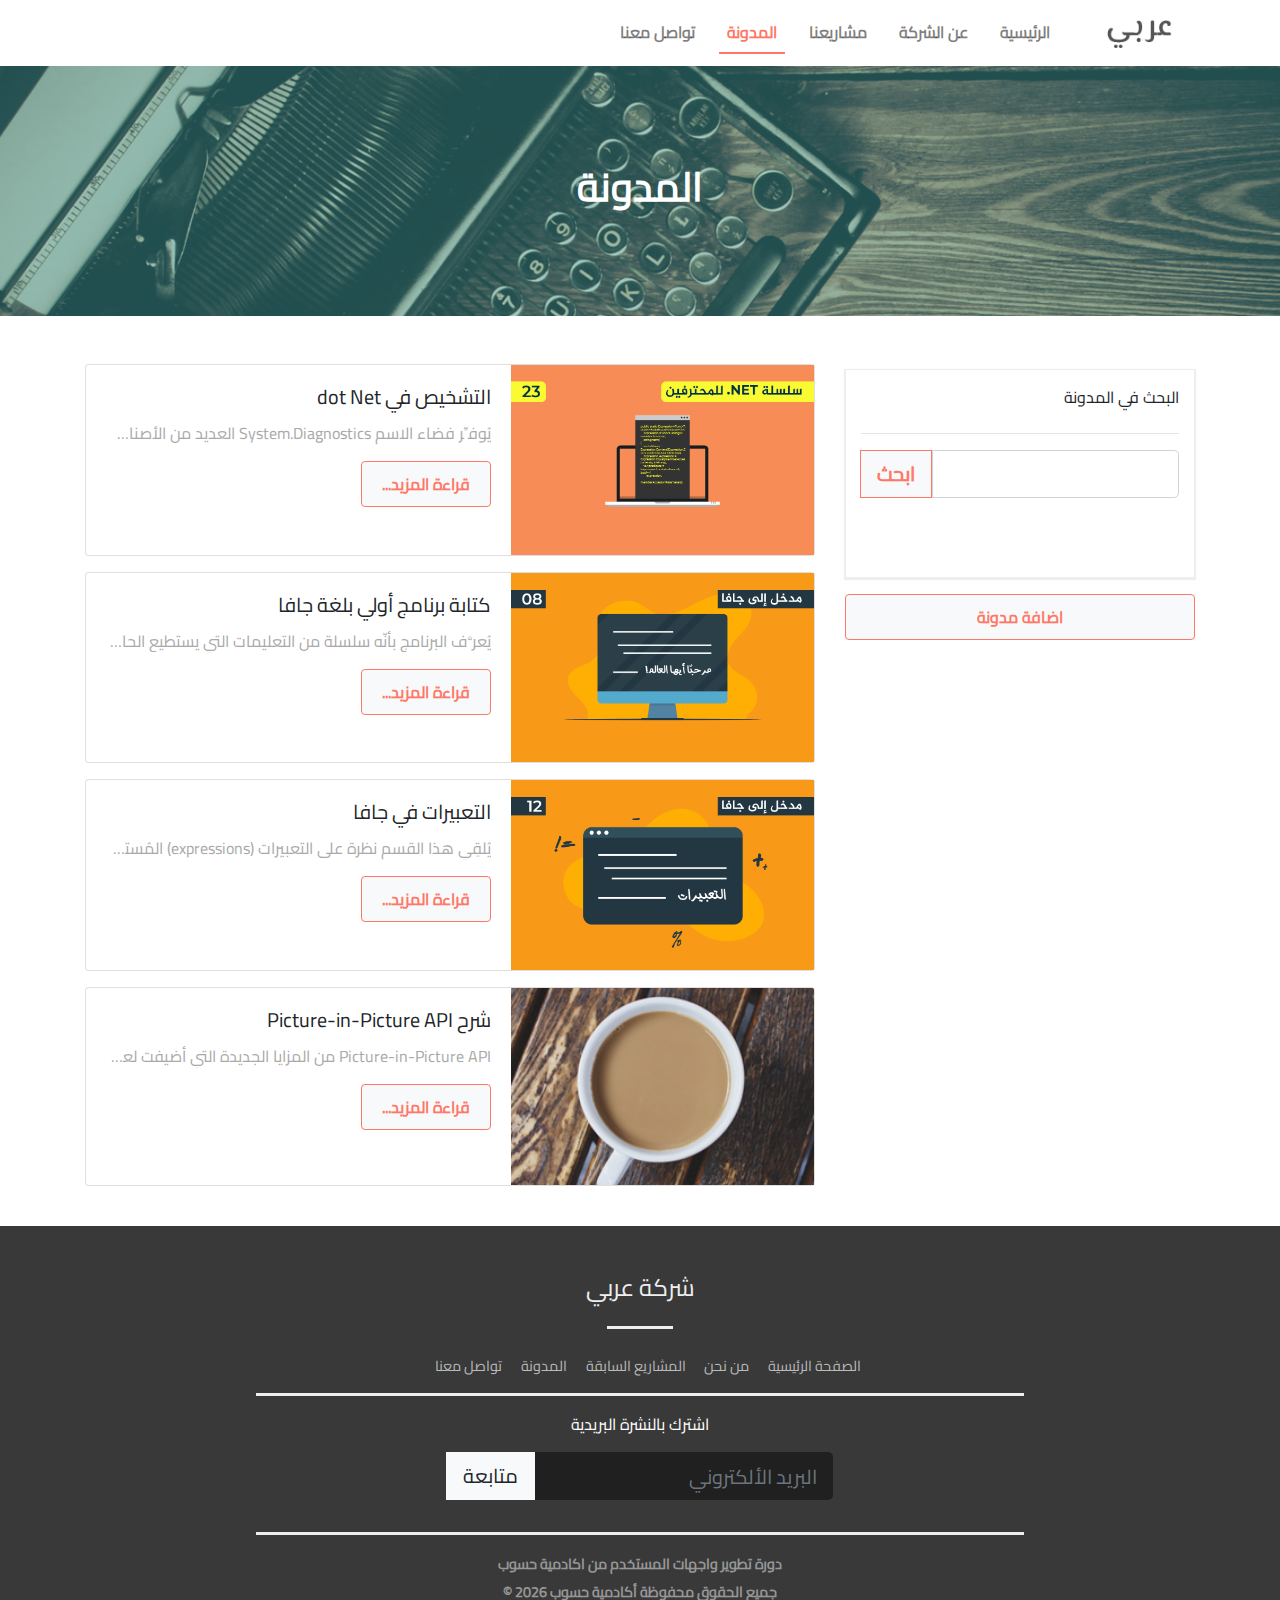
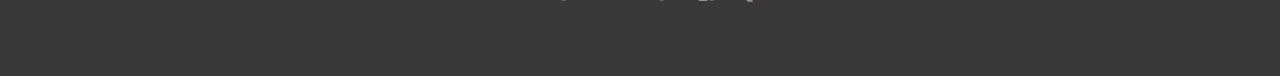
<file: blog.html>
<!doctype html><html lang="en"><head><meta charset="UTF-8"/><meta http-equiv="X-UA-Compatible" content="IE=edge"/><meta name="viewport" content="width=device-width,initial-scale=1"/><title>Araby company || Blog</title><script defer="defer" src="./js/bundle.js"></script><link href="./css/style.css" rel="stylesheet"></head><body><div class="container-fluid"><section id="top-menu"><div class="row"><nav class="navbar navbar-expand-lg navbar-light bg-light w-100"><button class="navbar-toggler" type="button" data-toggle="collapse" data-target="#navbarSupportedContent" aria-controls="navbarSupportedContent" aria-expanded="false" aria-label="Toggle navigation"><span class="navbar-toggler-icon"></span></button> <a class="navbar-brand p-0" href="#"><img src="./img/logo.png" alt=""></a><div class="collapse navbar-collapse" id="navbarSupportedContent"><ul class="navbar-nav ml-auto"><li class="nav-item active p-2"><a class="nav-link" href="index.html">الرئيسية</a></li><li class="nav-item p-2"><a class="nav-link" href="about.html">عن الشركة</a></li><li class="nav-item p-2"><a class="nav-link" href="projects.html">مشاريعنا</a></li><li class="nav-item p-2"><a class="nav-link" href="blog.html">المدونة</a></li><li class="nav-item p-2"><a class="nav-link" href="contact.html">تواصل معنا</a></li></ul></div></nav></div></section><section id="banner" class="banner-blog"><div class="row"><div class="col-12"><div id="banner-img"><div class="overlay"><h1 class="title1">المدونة</h1></div></div></div></div></section><section id="posts" class="mt-5 mb-4"><div class="container"><div class="row"><div class="col-lg-4"><div class="search-box"><label>البحث في المدونة</label><hr><form action="" class="form form-inline mb-5"><div class="input-group input-group-lg mb-3"><input class="form-control" placeholder=""><div class="input-group-prepend"><button class="btn btn-light custom-btn" type="button" id="button-addon1">ابحث</button></div></div></form></div><a href="add-blog.html" class="btn btn-light custom-btn w-100 my-3">اضافة مدونة</a></div><div class="col-lg-8"><div class="card mb-3"><div class="row no-gutters"><div class="col-md-5"><img src="./img/blog1.png" class="w-100 h-100" alt="..."></div><div class="col-md-7"><div class="card-body"><h5 class="card-title">التشخيص في dot Net</h5><p class="card-text">يُوفِّر فضاء الاسم System.Diagnostics العديد من الأصناف بهَدَف التَشخِيص، مثال أصناف للتَعامُل مع عمليات النظام (processes)، وأُخرى تَعمَل كعَدادات لقياس الأداء. أوامر الصدفة</p><a href="blog-details.html" class="btn btn-light custom-btn">قراءة المزيد...</a></div></div></div></div><div class="card mb-3"><div class="row no-gutters"><div class="col-md-5"><img src="./img/blog4.png" class="w-100 h-100" alt="..."></div><div class="col-md-7"><div class="card-body"><h5 class="card-title">كتابة برنامج أولي بلغة جافا</h5><p class="card-text">يُعرَّف البرنامج بأنّه سلسلة من التعليمات التي يستطيع الحاسب تنفيذها لأداء مهمّةٍ ما. تبدو فكرةٍ بسيطةٍ للغاية، لكن حتى يتمكن الحاسب من الاستفادة من التعليمات، يجب أن تكون هذه التعليمات مكتوبةً بصيغةٍ</p><a href="blog-details.html" class="btn btn-light custom-btn">قراءة المزيد...</a></div></div></div></div><div class="card mb-3"><div class="row no-gutters"><div class="col-md-5"><img src="./img/blog2.png" class="w-100 h-100" alt="..."></div><div class="col-md-7"><div class="card-body"><h5 class="card-title">التعبيرات في جافا</h5><p class="card-text">يُلقِي هذا القسم نظرة على التعبيرات (expressions) المُستخدَمة لتمثيل قيمة أو حسابها. قد يكون التعبير (expression) بهيئة قيمة مُصنَّفة النوع (literal) أو مُتْغيِّر (variable) أو استدعاء دالة (function</p><a href="blog-details.html" class="btn btn-light custom-btn">قراءة المزيد...</a></div></div></div></div><div class="card mb-3"><div class="row no-gutters"><div class="col-md-5"><img src="./img/blog3.jpg" class="w-100 h-100" alt="..."></div><div class="col-md-7"><div class="card-body"><h5 class="card-title">شرح Picture-in-Picture API</h5><p class="card-text">Picture-in-Picture API من المزايا الجديدة التي أضيفت لعدد من المتصفحات الحديثة، ودورها تمكين المستخدم من تعويم فيديوهات HTML5 في نافذة خاصة أسفل الشاشة مع القدرة على التنقل بين مختلف نوافذ المتـصفح (بل وجميع التطبيقات في الجهاز) والفيديو مشغل</p><a href="blog-details.html" class="btn btn-light custom-btn">قراءة المزيد...</a></div></div></div></div></div></div></div></section><footer><div class="row"><div class="col-12 text-center"><h2 class="mt-5">شركة عربي</h2></div><hr class="line1"></div><div id="footer-nav-links" class="col-12 text-center mt-2"><a href=".">الصفحة الرئيسية</a> <a href="about.html">من نحن </a><a href="projects.html">المشاريع السابقة</a> <a href="blog.html">المدونة</a> <a href="contact.html">تواصل معنا</a></div><hr class="line2"><div class="col-12 text-center"><label for="" class="custom-heading text-white mb-3">اشترك بالنشرة البريدية</label><form action="" class="form form-inline justify-content-center"><div class="input-group input-group-lg mb-3"><input class="form-control" placeholder="البريد الألكتروني"><div class="input-group-prepend"><button class="btn btn-light" type="button" id="btn-addon1">متابعة</button></div></div></form></div><hr class="line2"><div class="col-12 text-center"><a href="" class="copyright-link copyright">دورة تطوير واجهات المستخدم من اكادمية حسوب</a><h5 class="copyright mt-2">جميع الحقوق محفوظة أكادمية حسوب <span id="date"></span> &copy;</h5></div></footer></div></body></html>
</file>
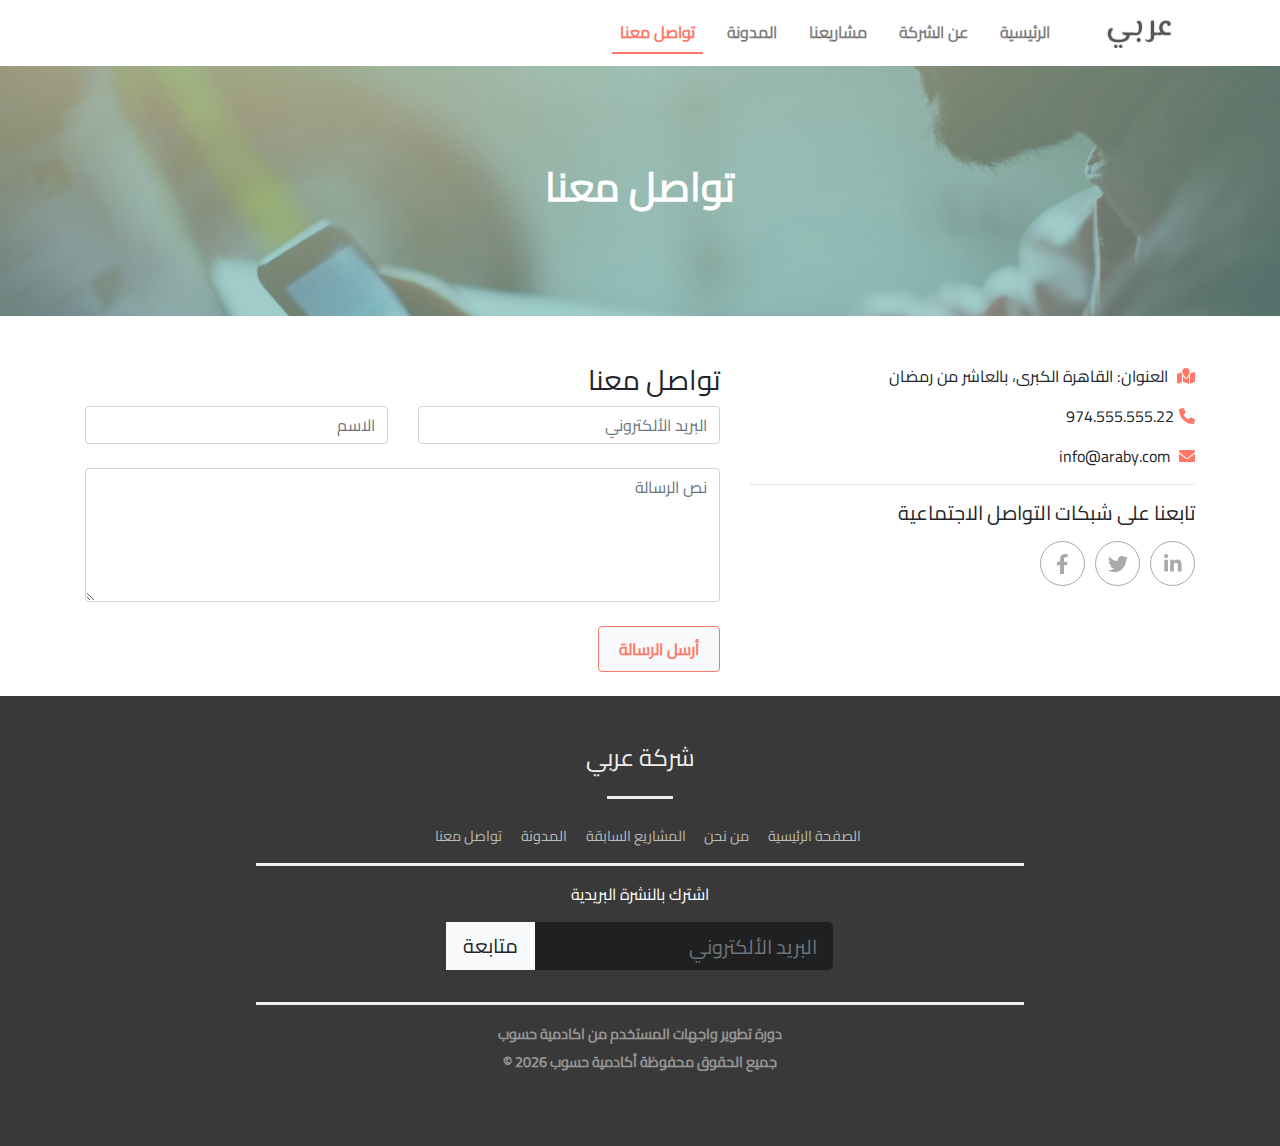
<file: contact.html>
<!doctype html><html lang="en"><head><meta charset="UTF-8"/><meta http-equiv="X-UA-Compatible" content="IE=edge"/><meta name="viewport" content="width=device-width,initial-scale=1"/><title>Araby company || Blog</title><script defer="defer" src="./js/bundle.js"></script><link href="./css/style.css" rel="stylesheet"></head><body><div class="container-fluid"><section id="top-menu"><div class="row"><nav class="navbar navbar-expand-lg navbar-light bg-light w-100"><button class="navbar-toggler" type="button" data-toggle="collapse" data-target="#navbarSupportedContent" aria-controls="navbarSupportedContent" aria-expanded="false" aria-label="Toggle navigation"><span class="navbar-toggler-icon"></span></button> <a class="navbar-brand p-0" href="#"><img src="./img/logo.png" alt=""></a><div class="collapse navbar-collapse" id="navbarSupportedContent"><ul class="navbar-nav ml-auto"><li class="nav-item active p-2"><a class="nav-link" href="index.html">الرئيسية</a></li><li class="nav-item p-2"><a class="nav-link" href="about.html">عن الشركة</a></li><li class="nav-item p-2"><a class="nav-link" href="projects.html">مشاريعنا</a></li><li class="nav-item p-2"><a class="nav-link" href="blog.html">المدونة</a></li><li class="nav-item p-2"><a class="nav-link" href="contact.html">تواصل معنا</a></li></ul></div></nav></div></section><section id="banner" class="banner-contact"><div class="row"><div class="col-12"><div id="banner-img"><div class="overlay"><h1 class="title1">تواصل معنا</h1></div></div></div></div></section><section id="contact-us" class="mt-5 mb-4"><div class="container"><div class="row"><div class="col-12 col-md-5"><div id="contact-info"><p><i class="fa fa-map-marked"></i> العنوان: القاهرة الكبرى، بالعاشر من رمضان</p><p><i class="fa fa-phone"></i>974.555.555.22</p><p><i class="fa fa-envelope"></i> info@araby.com</p></div><hr><h5 class="mb-3">تابعنا على شبكات التواصل الاجتماعية</h5><div class="social-about"><a href="#" class="linkin-social one-social rounded-circle"><i class="fab fa-linkedin-in fa-lg"></i> </a><a href="#" class="twitter-social one-social rounded-circle"><i class="fab fa-twitter fa-lg"></i> </a><a href="#" class="facebook-social one-social rounded-circle"><i class="fab fa-facebook-f fa-lg"></i></a></div></div><div class="col-12 col-md-7"><h3 class="contact-header mt-md-0 mt-5">تواصل معنا</h3><form action=""><div class="row"><div class="col"><input type="email" class="form-control" placeholder="البريد الألكتروني"></div><div class="col"><input class="form-control" placeholder="الاسم"></div></div><div class="row"><div class="col"><textarea name="messsage" cols="30" rows="5" required placeholder="نص الرسالة" class="form-control mt-4"></textarea></div></div><button type="button" class="btn btn-light custom-btn mt-4">أرسل الرسالة</button></form></div></div></div></section><footer><div class="row"><div class="col-12 text-center"><h2 class="mt-5">شركة عربي</h2></div><hr class="line1"></div><div id="footer-nav-links" class="col-12 text-center mt-2"><a href=".">الصفحة الرئيسية</a> <a href="about.html">من نحن </a><a href="projects.html">المشاريع السابقة</a> <a href="blog.html">المدونة</a> <a href="contact.html">تواصل معنا</a></div><hr class="line2"><div class="col-12 text-center"><label for="" class="custom-heading text-white mb-3">اشترك بالنشرة البريدية</label><form action="" class="form form-inline justify-content-center"><div class="input-group input-group-lg mb-3"><input class="form-control" placeholder="البريد الألكتروني"><div class="input-group-prepend"><button class="btn btn-light" type="button" id="btn-addon1">متابعة</button></div></div></form></div><hr class="line2"><div class="col-12 text-center"><a href="" class="copyright-link copyright">دورة تطوير واجهات المستخدم من اكادمية حسوب</a><h5 class="copyright mt-2">جميع الحقوق محفوظة أكادمية حسوب <span id="date"></span> &copy;</h5></div></footer></div></body></html>
</file>
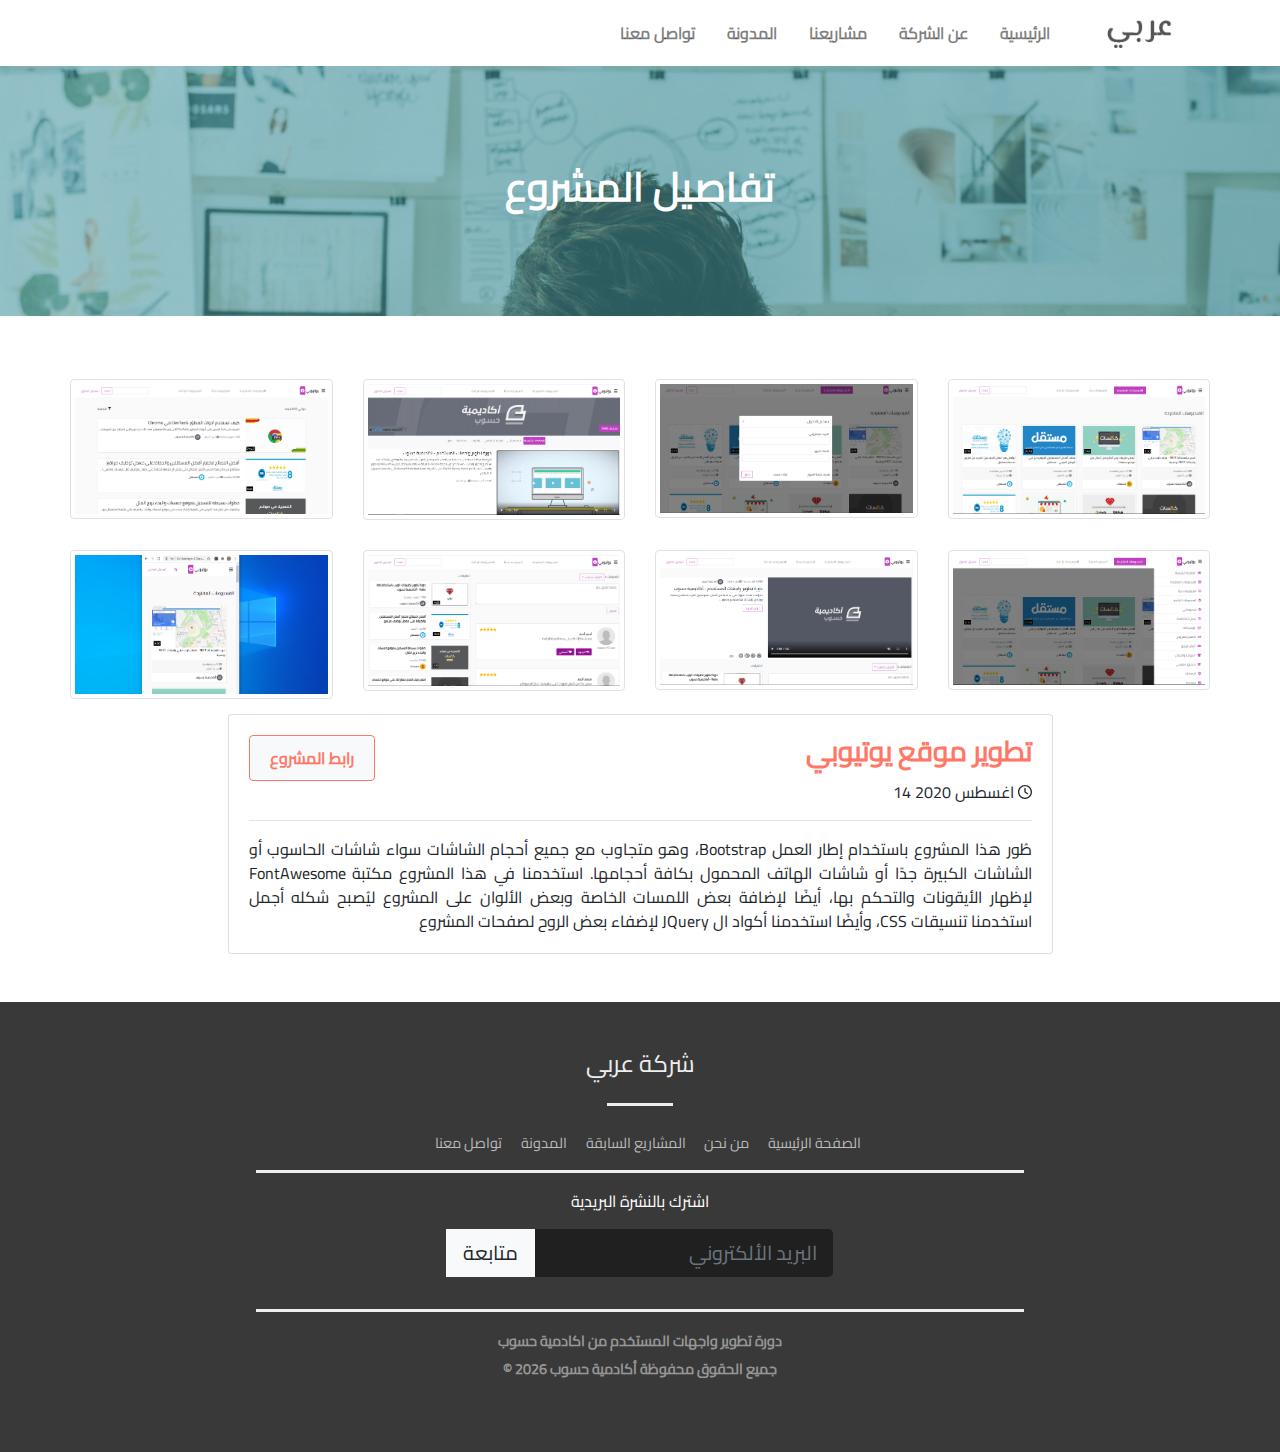
<file: project-details-course.html>
<!doctype html><html lang="en"><head><meta charset="UTF-8"/><meta http-equiv="X-UA-Compatible" content="IE=edge"/><meta name="viewport" content="width=device-width,initial-scale=1"/><title>Araby company || Project-details</title><script defer="defer" src="./js/bundle.js"></script><link href="./css/style.css" rel="stylesheet"></head><body><div class="container-fluid"><section id="top-menu"><div class="row"><nav class="navbar navbar-expand-lg navbar-light bg-light w-100"><button class="navbar-toggler" type="button" data-toggle="collapse" data-target="#navbarSupportedContent" aria-controls="navbarSupportedContent" aria-expanded="false" aria-label="Toggle navigation"><span class="navbar-toggler-icon"></span></button> <a class="navbar-brand p-0" href="#"><img src="./img/logo.png" alt=""/></a><div class="collapse navbar-collapse" id="navbarSupportedContent"><ul class="navbar-nav ml-auto"><li class="nav-item active p-2"><a class="nav-link" href="index.html">الرئيسية</a></li><li class="nav-item p-2"><a class="nav-link" href="about.html">عن الشركة</a></li><li class="nav-item p-2"><a class="nav-link" href="projects.html">مشاريعنا</a></li><li class="nav-item p-2"><a class="nav-link" href="blog.html">المدونة</a></li><li class="nav-item p-2"><a class="nav-link" href="contact.html">تواصل معنا</a></li></ul></div></nav></div></section><section id="banner"><div class="row"><div class="col-12"><div id="banner-img"><div class="overlay"><h1 class="title1">تفاصيل المشروع</h1></div></div></div></div></section><section id="project-details" class="my-5"><div class="container"><div class="row"><div class="row"><div class="col-lg-3 col-md-4 col-xs-6 thumb"><a class="thumbnail" href="#" data-image-id="" data-toggle="modal" data-title="الصفحة الرئيسية" data-image="./img/main-page.png" data-target="#image-gallery"><img class="img-thumbnail" src="./img/main-page.png" alt="Another alt text"/></a></div><div class="col-lg-3 col-md-4 col-xs-6 thumb"><a class="thumbnail" href="#" data-image-id="" data-toggle="modal" data-title="النافذة المنبثقة" data-image="./img/modal.png" data-target="#image-gallery"><img class="img-thumbnail" src="./img/modal.png" alt="Another alt text"/></a></div><div class="col-lg-3 col-md-4 col-xs-6 thumb"><a class="thumbnail" href="#" data-image-id="" data-toggle="modal" data-title="صفحة القناة" data-image="./img/channel-page1.png" data-target="#image-gallery"><img class="img-thumbnail" src="./img/channel-page1.png" alt="Another alt text"/></a></div><div class="col-lg-3 col-md-4 col-xs-6 thumb"><a class="thumbnail" href="#" data-image-id="" data-toggle="modal" data-title="صفحة البحث" data-image="./img/search-page.png" data-target="#image-gallery"><img class="img-thumbnail" src="./img/search-page.png" alt="Another alt text"/></a></div><div class="col-lg-3 col-md-4 col-xs-6 thumb"><a class="thumbnail" href="#" data-image-id="" data-toggle="modal" data-title="القائمة الجانبية" data-image="./img/sidebar.png" data-target="#image-gallery"><img class="img-thumbnail" src="./img/sidebar.png" alt="Another alt text"/></a></div><div class="col-lg-3 col-md-4 col-xs-6 thumb"><a class="thumbnail" href="#" data-image-id="" data-toggle="modal" data-title="صفحة المشاهدة القسم العلوي" data-image="./img/watch-page.png" data-target="#image-gallery"><img class="img-thumbnail" src="./img/watch-page.png" alt="Another alt text"/></a></div><div class="col-lg-3 col-md-4 col-xs-6 thumb"><a class="thumbnail" href="#" data-image-id="" data-toggle="modal" data-title="صفحة المشاهدة القصم السفلي" data-image="./img/watch-page1.png" data-target="#image-gallery"><img class="img-thumbnail" src="./img/watch-page1.png" alt="Another alt text"/></a></div><div class="col-lg-3 col-md-4 col-xs-6 thumb"><a class="thumbnail" href="#" data-image-id="" data-toggle="modal" data-title="تجاوبية الصفحة" data-image="./img/responsive.png" data-target="#image-gallery"><img class="img-thumbnail" src="./img/responsive.png" alt="Another alt text"/></a></div></div><div class="modal fade" id="image-gallery" tabindex="-1" role="dialog" aria-labelledby="myModalLabel" aria-hidden="true"><div class="modal-dialog modal-lg"><div class="modal-content"><div class="modal-header"><h4 class="modal-title" id="image-gallery-title"></h4><button type="button" class="close" data-dismiss="modal"><span aria-hidden="true">×</span><span class="sr-only">Close</span></button></div><div class="modal-body"><img id="image-gallery-image" class="img-responsive col-md-12"/></div><div class="modal-footer"><button type="button" class="btn btn-secondary float-left" id="show-previous-image"><i class="fa fa-arrow-left"></i></button> <button type="button" id="show-next-image" class="btn btn-secondary float-right"><i class="fa fa-arrow-right"></i></button></div></div></div></div></div><div class="row justify-content-center"><div class="col-12 col-md-9"><div class="card"><div class="card-body"><a href="" class="btn btn-light custom-btn float-left">رابط المشروع</a><h3 class="card-title">تطوير موقع يوتيوبي</h3><span><i class="far fa-clock fa-sm"></i> اغسطس 2020 14</span><hr/><p class="card-text text-justify">طُور هذا المشروع باستخدام إطار العمل Bootstrap، وهو متجاوب مع جميع أحجام الشاشات سواء شاشات الحاسوب أو الشاشات الكبيرة جدًا أو شاشات الهاتف المحمول بكافة أحجامها. استخدمنا في هذا المشروع مكتبة FontAwesome لإظهار الأيقونات والتحكم بها، أيضًا لإضافة بعض اللمسات الخاصة وبعض الألوان على المشروع ليُصبح شكله أجمل استخدمنا تنسيقات CSS، وأيضًا استخدمنا أكواد ال JQuery لإضفاء بعض الروح لصفحات المشروع</p></div></div></div></div></div></section><footer><div class="row"><div class="col-12 text-center"><h2 class="mt-5">شركة عربي</h2></div><hr class="line1"/></div><div id="footer-nav-links" class="col-12 text-center mt-2"><a href=".">الصفحة الرئيسية</a> <a href="about.html">من نحن </a><a href="projects.html">المشاريع السابقة</a> <a href="blog.html">المدونة</a> <a href="contact.html">تواصل معنا</a></div><hr class="line2"/><div class="col-12 text-center"><label for="" class="custom-heading text-white mb-3">اشترك بالنشرة البريدية</label><form action="" class="form form-inline justify-content-center"><div class="input-group input-group-lg mb-3"><input class="form-control" placeholder="البريد الألكتروني"/><div class="input-group-prepend"><button class="btn btn-light" type="button" id="btn-addon1">متابعة</button></div></div></form></div><hr class="line2"/><div class="col-12 text-center"><a href="" class="copyright-link copyright">دورة تطوير واجهات المستخدم من اكادمية حسوب</a><h5 class="copyright mt-2">جميع الحقوق محفوظة أكادمية حسوب <span id="date"></span> &copy;</h5></div></footer></div></body></html>
</file>
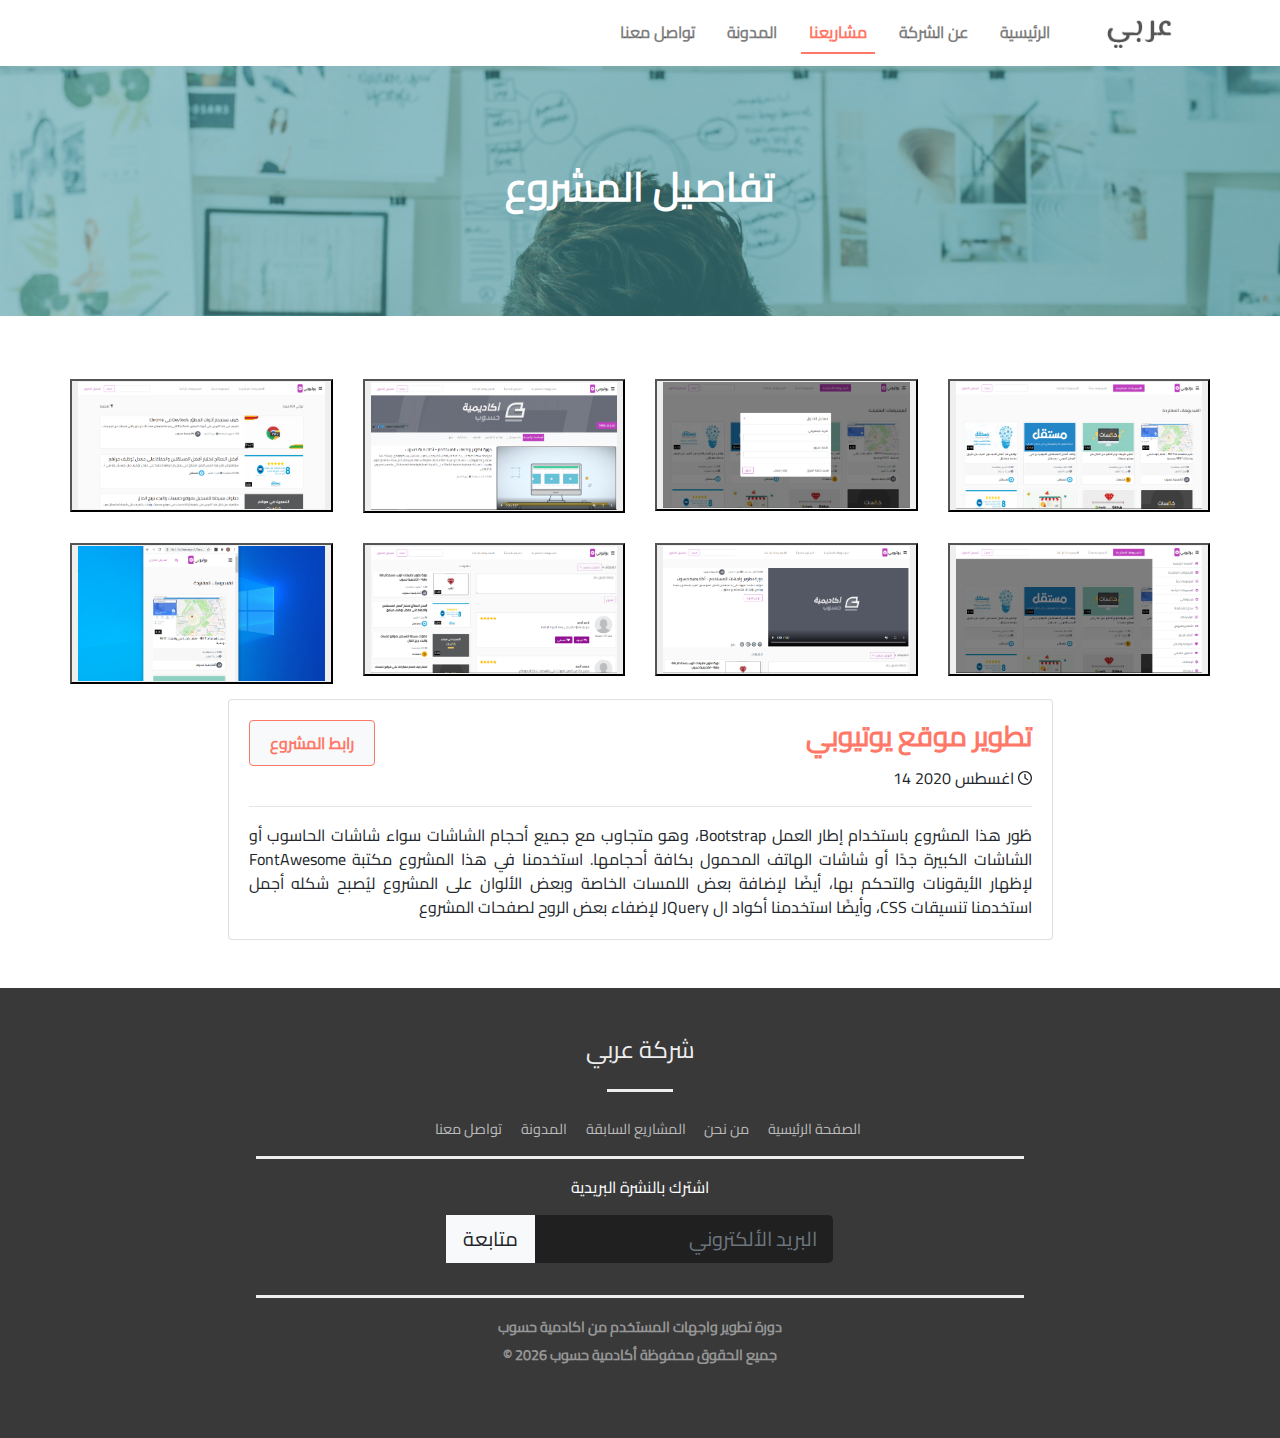
<file: project-details.html>
<!doctype html><html lang="en"><head><meta charset="UTF-8"/><meta http-equiv="X-UA-Compatible" content="IE=edge"/><meta name="viewport" content="width=device-width,initial-scale=1"/><title>Araby company || Project-details</title><script defer="defer" src="./js/bundle.js"></script><link href="./css/style.css" rel="stylesheet"></head><body><div class="container-fluid"><section id="top-menu"><div class="row"><nav class="navbar navbar-expand-lg navbar-light bg-light w-100"><button class="navbar-toggler" type="button" data-toggle="collapse" data-target="#navbarSupportedContent" aria-controls="navbarSupportedContent" aria-expanded="false" aria-label="Toggle navigation"><span class="navbar-toggler-icon"></span></button> <a class="navbar-brand p-0" href="#"><img src="./img/logo.png" alt=""/></a><div class="collapse navbar-collapse" id="navbarSupportedContent"><ul class="navbar-nav ml-auto"><li class="nav-item active p-2"><a class="nav-link" href="index.html">الرئيسية</a></li><li class="nav-item p-2"><a class="nav-link" href="about.html">عن الشركة</a></li><li class="nav-item p-2"><a class="nav-link" href="projects.html">مشاريعنا</a></li><li class="nav-item p-2"><a class="nav-link" href="blog.html">المدونة</a></li><li class="nav-item p-2"><a class="nav-link" href="contact.html">تواصل معنا</a></li></ul></div></nav></div></section><section id="banner"><div class="row"><div class="col-12"><div id="banner-img"><div class="overlay"><h1 class="title1">تفاصيل المشروع</h1></div></div></div></div></section><section id="project-details" class="my-5"><div class="container"><div class="row"><div class="row"><div class="col-md-4 col-lg-3 thumb" id=""><button data-toggle="modal" data-target="#exampleModal"><img src="./img/main-page.png" alt="الصفحة الرئيسة" class="w-100"/></button></div><div class="col-md-4 col-lg-3 thumb" id=""><button data-toggle="modal" data-target="#exampleModal"><img src="./img/modal.png" alt="النافذة المنبثقة" class="w-100"/></button></div><div class="col-md-4 col-lg-3 thumb" id=""><button data-toggle="modal" data-target="#exampleModal"><img src="./img/channel-page1.png" alt="صفحة القناة" class="w-100"/></button></div><div class="col-md-4 col-lg-3 thumb" id=""><button data-toggle="modal" data-target="#exampleModal"><img src="./img/search-page.png" alt="صفحة البحث" class="w-100"/></button></div><div class="col-md-4 col-lg-3 thumb" id=""><button data-toggle="modal" data-target="#exampleModal"><img src="./img/sidebar.png" alt="القائمة الجانبية" class="w-100"/></button></div><div class="col-md-4 col-lg-3 thumb" id=""><button data-toggle="modal" data-target="#exampleModal"><img src="./img/watch-page.png" alt="صفحة المشاهدة القسم العلوي" class="w-100"/></button></div><div class="col-md-4 col-lg-3 thumb"><button data-toggle="modal" data-target="#exampleModal"><img src="./img/watch-page1.png" alt="صفحة المشاهدة القسم السفلي" class="w-100"/></button></div><div class="col-md-4 col-lg-3 thumb"><button data-toggle="modal" data-target="#exampleModal"><img src="./img/responsive.png" alt="تجاوبية الصفحة" class="w-100"/></button></div></div><div class="modal" id="exampleModal" tabindex="-1" role="dialog"><div class="modal-dialog modal-lg" role="document"><div class="modal-content"><div class="modal-header"><h5 class="modal-title">hh</h5><button type="button" class="close" data-dismiss="modal" aria-label="Close"><span aria-hidden="true">&times;</span></button></div><div class="modal-body"><img alt="" class="w-100"/></div><div class="modal-footer clearfix"><div class="float-left"><button type="button" id="btnPravModal" class="btn btn-primary"><i class="fa fa-arrow-left"></i></button></div><div class="float-right"><button type="button" id="btnNextModal" class="btn btn-primary"><i class="fa fa-arrow-right"></i></button></div></div></div></div></div></div><div class="row justify-content-center"><div class="col-12 col-md-9"><div class="card"><div class="card-body"><a href="" class="btn btn-light custom-btn float-left">رابط المشروع</a><h3 class="card-title">تطوير موقع يوتيوبي</h3><span><i class="far fa-clock fa-sm"></i> اغسطس 2020 14</span><hr/><p class="card-text text-justify">طُور هذا المشروع باستخدام إطار العمل Bootstrap، وهو متجاوب مع جميع أحجام الشاشات سواء شاشات الحاسوب أو الشاشات الكبيرة جدًا أو شاشات الهاتف المحمول بكافة أحجامها. استخدمنا في هذا المشروع مكتبة FontAwesome لإظهار الأيقونات والتحكم بها، أيضًا لإضافة بعض اللمسات الخاصة وبعض الألوان على المشروع ليُصبح شكله أجمل استخدمنا تنسيقات CSS، وأيضًا استخدمنا أكواد ال JQuery لإضفاء بعض الروح لصفحات المشروع</p></div></div></div></div></div></section><footer><div class="row"><div class="col-12 text-center"><h2 class="mt-5">شركة عربي</h2></div><hr class="line1"/></div><div id="footer-nav-links" class="col-12 text-center mt-2"><a href=".">الصفحة الرئيسية</a> <a href="about.html">من نحن </a><a href="projects.html">المشاريع السابقة</a> <a href="blog.html">المدونة</a> <a href="contact.html">تواصل معنا</a></div><hr class="line2"/><div class="col-12 text-center"><label for="" class="custom-heading text-white mb-3">اشترك بالنشرة البريدية</label><form action="" class="form form-inline justify-content-center"><div class="input-group input-group-lg mb-3"><input class="form-control" placeholder="البريد الألكتروني"/><div class="input-group-prepend"><button class="btn btn-light" type="button" id="btn-addon1">متابعة</button></div></div></form></div><hr class="line2"/><div class="col-12 text-center"><a href="" class="copyright-link copyright">دورة تطوير واجهات المستخدم من اكادمية حسوب</a><h5 class="copyright mt-2">جميع الحقوق محفوظة أكادمية حسوب <span id="date"></span> &copy;</h5></div></footer></div></body></html>
</file>
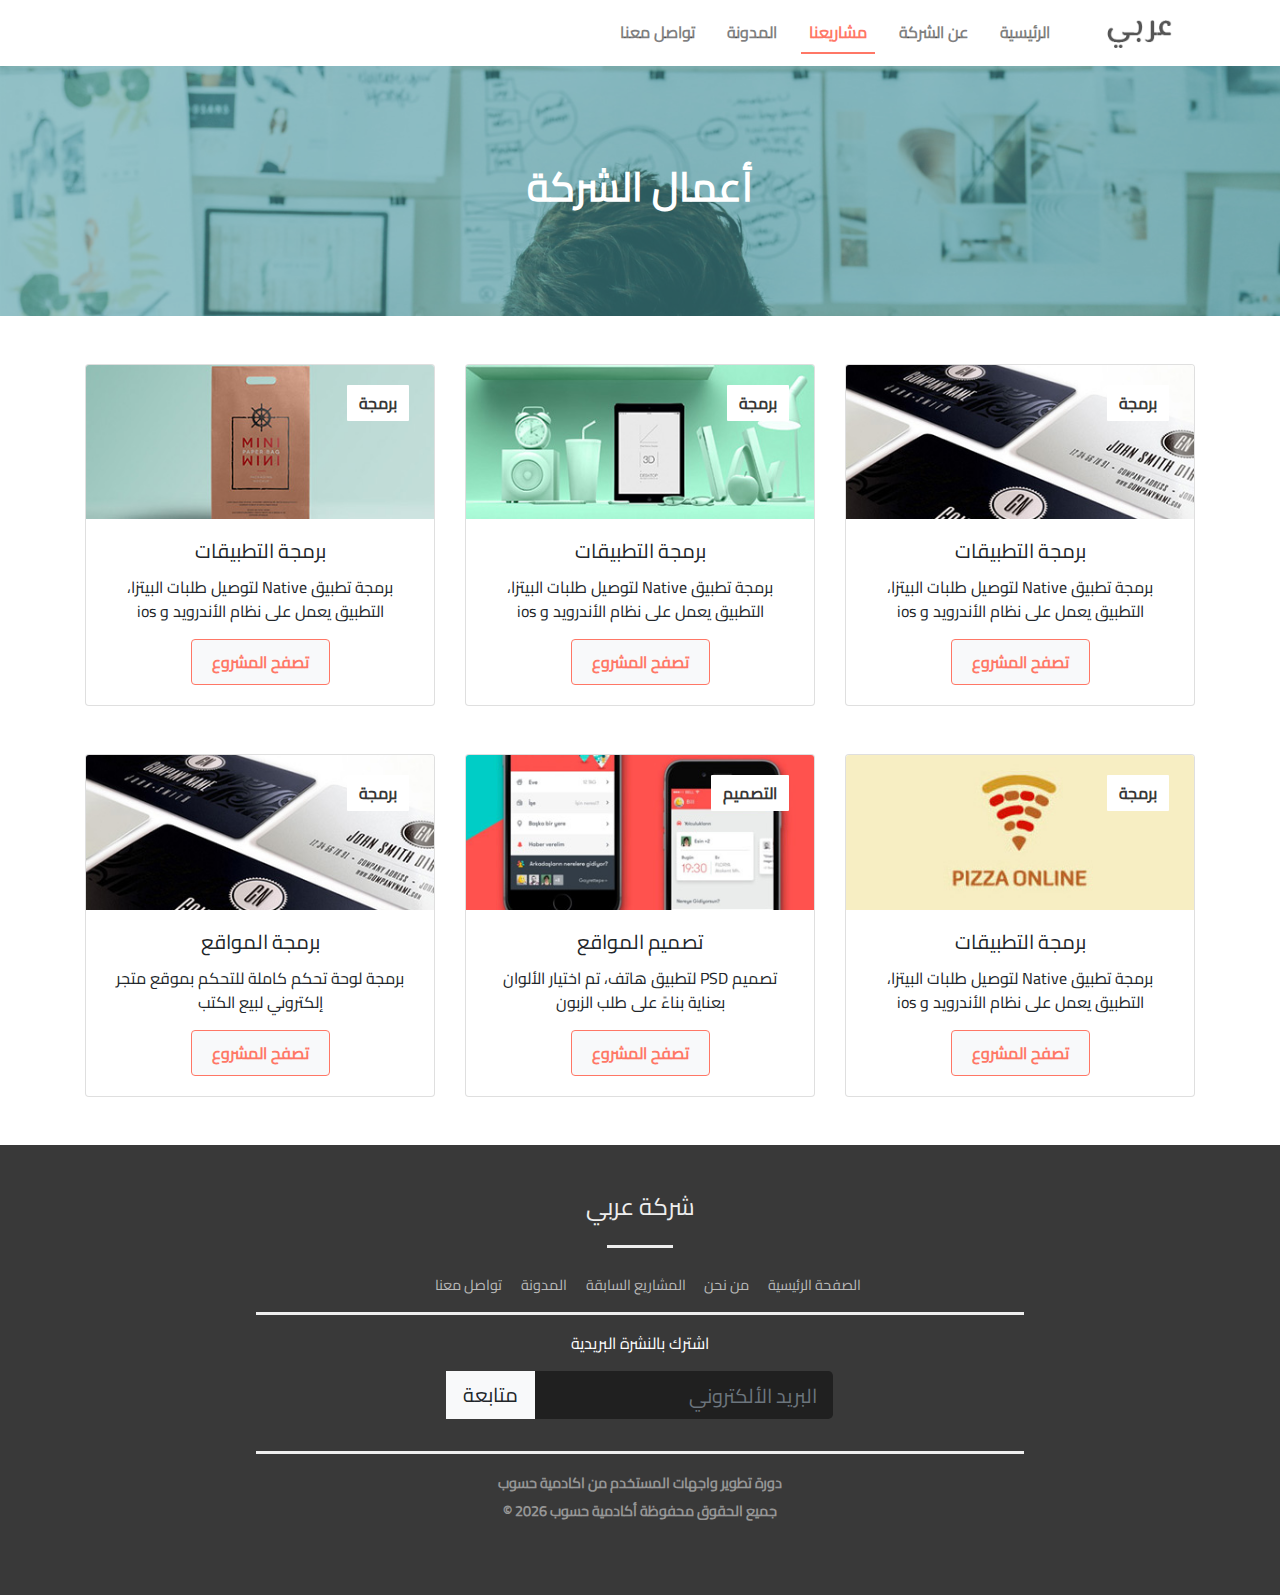
<file: projects.html>
<!doctype html><html lang="en"><head><meta charset="UTF-8"/><meta http-equiv="X-UA-Compatible" content="IE=edge"/><meta name="viewport" content="width=device-width,initial-scale=1"/><title>Araby company || Projects</title><script defer="defer" src="./js/bundle.js"></script><link href="./css/style.css" rel="stylesheet"></head><body><div class="container-fluid"><section id="top-menu"><div class="row"><nav class="navbar navbar-expand-lg navbar-light bg-light w-100"><button class="navbar-toggler" type="button" data-toggle="collapse" data-target="#navbarSupportedContent" aria-controls="navbarSupportedContent" aria-expanded="false" aria-label="Toggle navigation"><span class="navbar-toggler-icon"></span></button> <a class="navbar-brand p-0" href="#"><img src="./img/logo.png" alt=""></a><div class="collapse navbar-collapse" id="navbarSupportedContent"><ul class="navbar-nav ml-auto"><li class="nav-item active p-2"><a class="nav-link" href="index.html">الرئيسية</a></li><li class="nav-item p-2"><a class="nav-link" href="about.html">عن الشركة</a></li><li class="nav-item p-2"><a class="nav-link" href="projects.html">مشاريعنا</a></li><li class="nav-item p-2"><a class="nav-link" href="blog.html">المدونة</a></li><li class="nav-item p-2"><a class="nav-link" href="contact.html">تواصل معنا</a></li></ul></div></nav></div></section><section id="banner"><div class="row"><div class="col-12"><div id="banner-img"><div class="overlay"><h1 class="title1">أعمال الشركة</h1></div></div></div></div></section><section id="our-works" class="mt-5"><div class="container"><div class="row"><div class="col-md-6 col-lg-4 d-flex justify-content-center"><div class="card mb-5" style="width:23rem"><a href="#" class="btn btn-light custom-btn-2">برمجة </a><img src="./img/our-works-1.jpg" class="card-img-top" alt="المشروع الأول"><div class="card-body text-center"><h5 class="card-title">برمجة التطبيقات</h5><p class="card-text">برمجة تطبيق Native لتوصيل طلبات البيتزا، التطبيق يعمل على نظام الأندرويد و ios</p><a href="project-details.html" class="btn btn-light custom-btn">تصفح المشروع</a></div></div></div><div class="col-md-6 col-lg-4 d-flex justify-content-center"><div class="card mb-5" style="width:23rem"><a href="#" class="btn btn-light custom-btn-2">برمجة </a><img src="./img/our-works-2.jpg" class="card-img-top" alt="المشروع الأول"><div class="card-body text-center"><h5 class="card-title">برمجة التطبيقات</h5><p class="card-text">برمجة تطبيق Native لتوصيل طلبات البيتزا، التطبيق يعمل على نظام الأندرويد و ios</p><a href="project-details.html" class="btn btn-light custom-btn">تصفح المشروع</a></div></div></div><div class="col-md-6 col-lg-4 d-flex justify-content-center"><div class="card mb-5" style="width:23rem"><a href="#" class="btn btn-light custom-btn-2">برمجة </a><img src="./img/our-works-3.jpg" class="card-img-top" alt="المشروع الأول"><div class="card-body text-center"><h5 class="card-title">برمجة التطبيقات</h5><p class="card-text">برمجة تطبيق Native لتوصيل طلبات البيتزا، التطبيق يعمل على نظام الأندرويد و ios</p><a href="project-details.html" class="btn btn-light custom-btn">تصفح المشروع</a></div></div></div><div class="col-md-6 col-lg-4 d-flex justify-content-center"><div class="card mb-5" style="width:23rem"><a href="#" class="btn btn-light custom-btn-2">برمجة </a><img src="./img/our-works-4.jpg" class="card-img-top" alt="المشروع الأول"><div class="card-body text-center"><h5 class="card-title">برمجة التطبيقات</h5><p class="card-text">برمجة تطبيق Native لتوصيل طلبات البيتزا، التطبيق يعمل على نظام الأندرويد و ios</p><a href="project-details.html" class="btn btn-light custom-btn">تصفح المشروع</a></div></div></div><div class="col-md-6 col-lg-4 d-flex justify-content-center"><div class="card mb-5" style="width:23rem"><a href="#" class="btn btn-light custom-btn-2">التصميم </a><img src="./img/our-works-5.jpg" class="card-img-top" alt="المشروع الأول"><div class="card-body text-center"><h5 class="card-title">تصميم المواقع</h5><p class="card-text">تصميم PSD لتطبيق هاتف، تم اختيار الألوان بعناية بناءً على طلب الزبون</p><a href="project-details.html" class="btn btn-light custom-btn">تصفح المشروع</a></div></div></div><div class="col-md-6 col-lg-4 d-flex justify-content-center"><div class="card mb-5" style="width:23rem"><a href="#" class="btn btn-light custom-btn-2">برمجة </a><img src="./img/our-works-1.jpg" class="card-img-top" alt="المشروع الأول"><div class="card-body text-center"><h5 class="card-title">برمجة المواقع</h5><p class="card-text">برمجة لوحة تحكم كاملة للتحكم بموقع متجر إلكتروني لبيع الكتب</p><a href="project-details.html" class="btn btn-light custom-btn">تصفح المشروع</a></div></div></div></div></div></section><footer><div class="row"><div class="col-12 text-center"><h2 class="mt-5">شركة عربي</h2></div><hr class="line1"></div><div id="footer-nav-links" class="col-12 text-center mt-2"><a href=".">الصفحة الرئيسية</a> <a href="about.html">من نحن </a><a href="projects.html">المشاريع السابقة</a> <a href="blog.html">المدونة</a> <a href="contact.html">تواصل معنا</a></div><hr class="line2"><div class="col-12 text-center"><label for="" class="custom-heading text-white mb-3">اشترك بالنشرة البريدية</label><form action="" class="form form-inline justify-content-center"><div class="input-group input-group-lg mb-3"><input class="form-control" placeholder="البريد الألكتروني"><div class="input-group-prepend"><button class="btn btn-light" type="button" id="btn-addon1">متابعة</button></div></div></form></div><hr class="line2"><div class="col-12 text-center"><a href="" class="copyright-link copyright">دورة تطوير واجهات المستخدم من اكادمية حسوب</a><h5 class="copyright mt-2">جميع الحقوق محفوظة أكادمية حسوب <span id="date"></span> &copy;</h5></div></footer></div></body></html>
</file>
